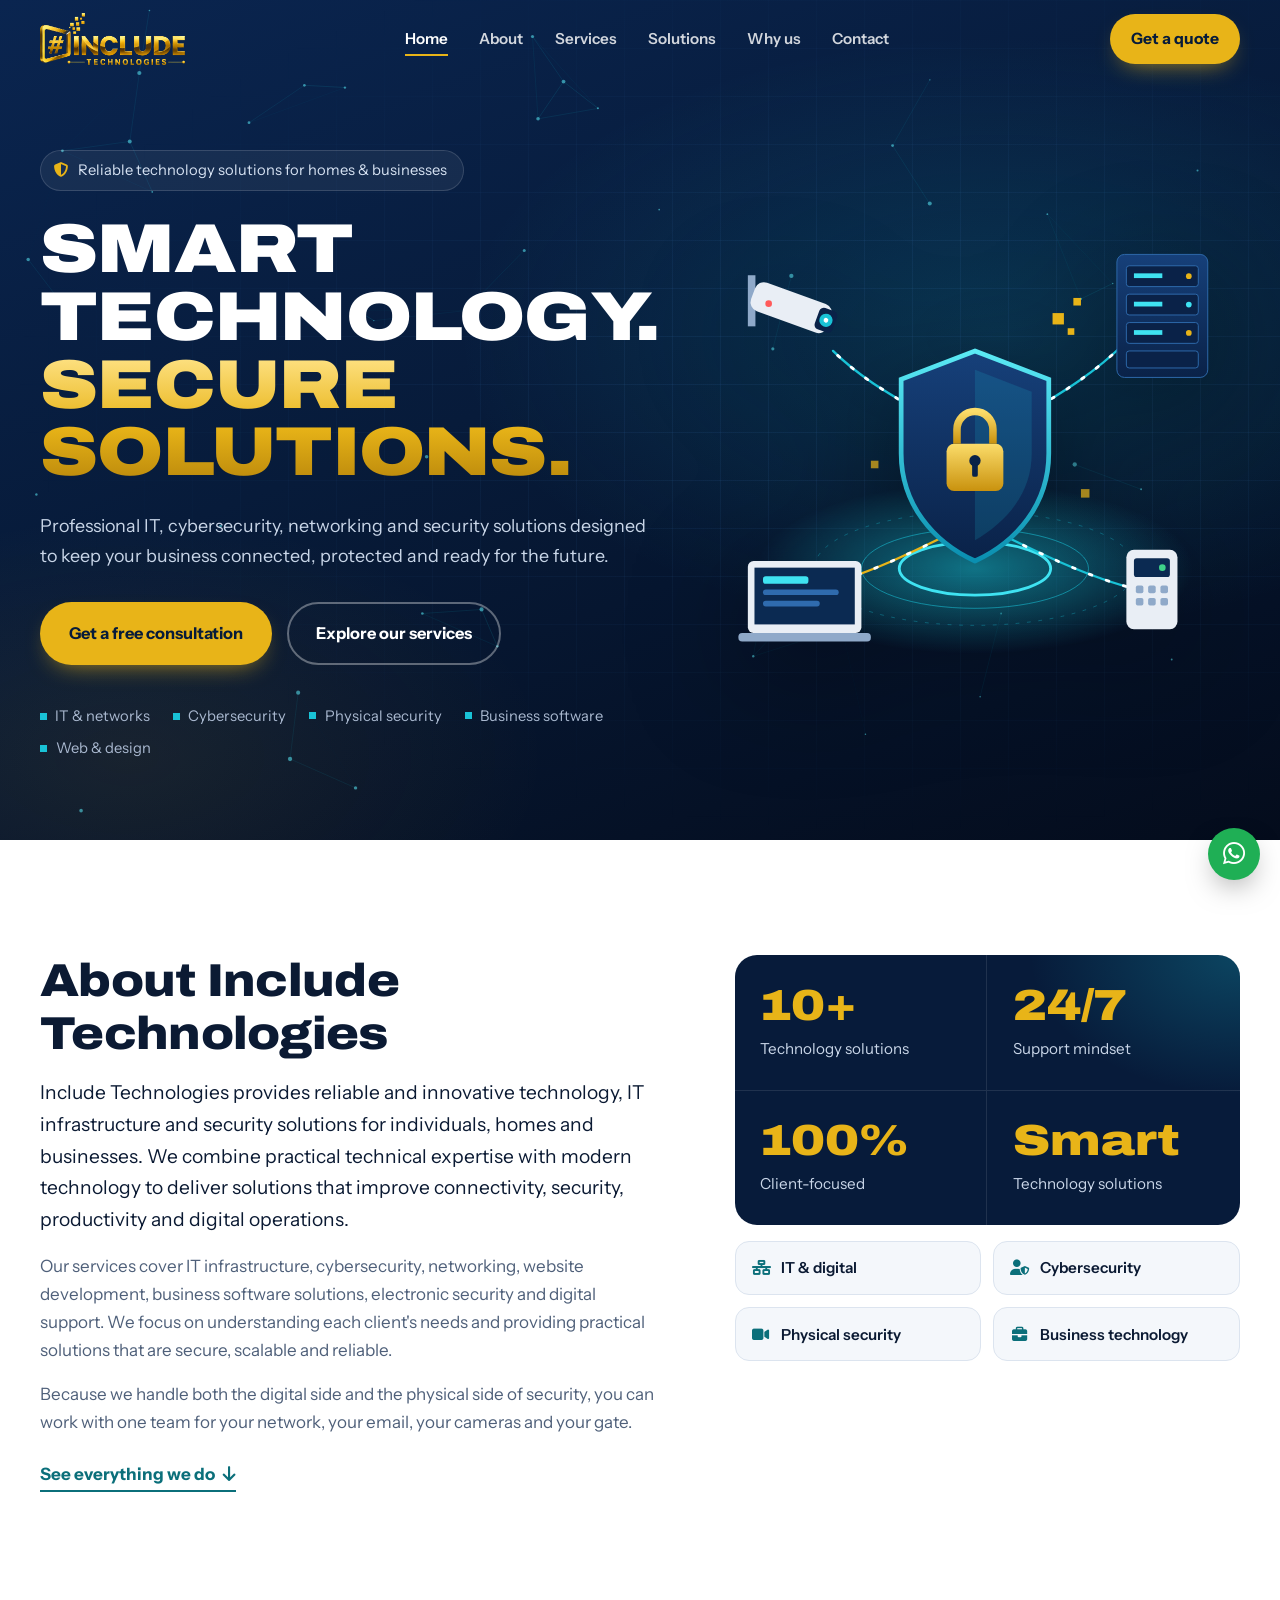
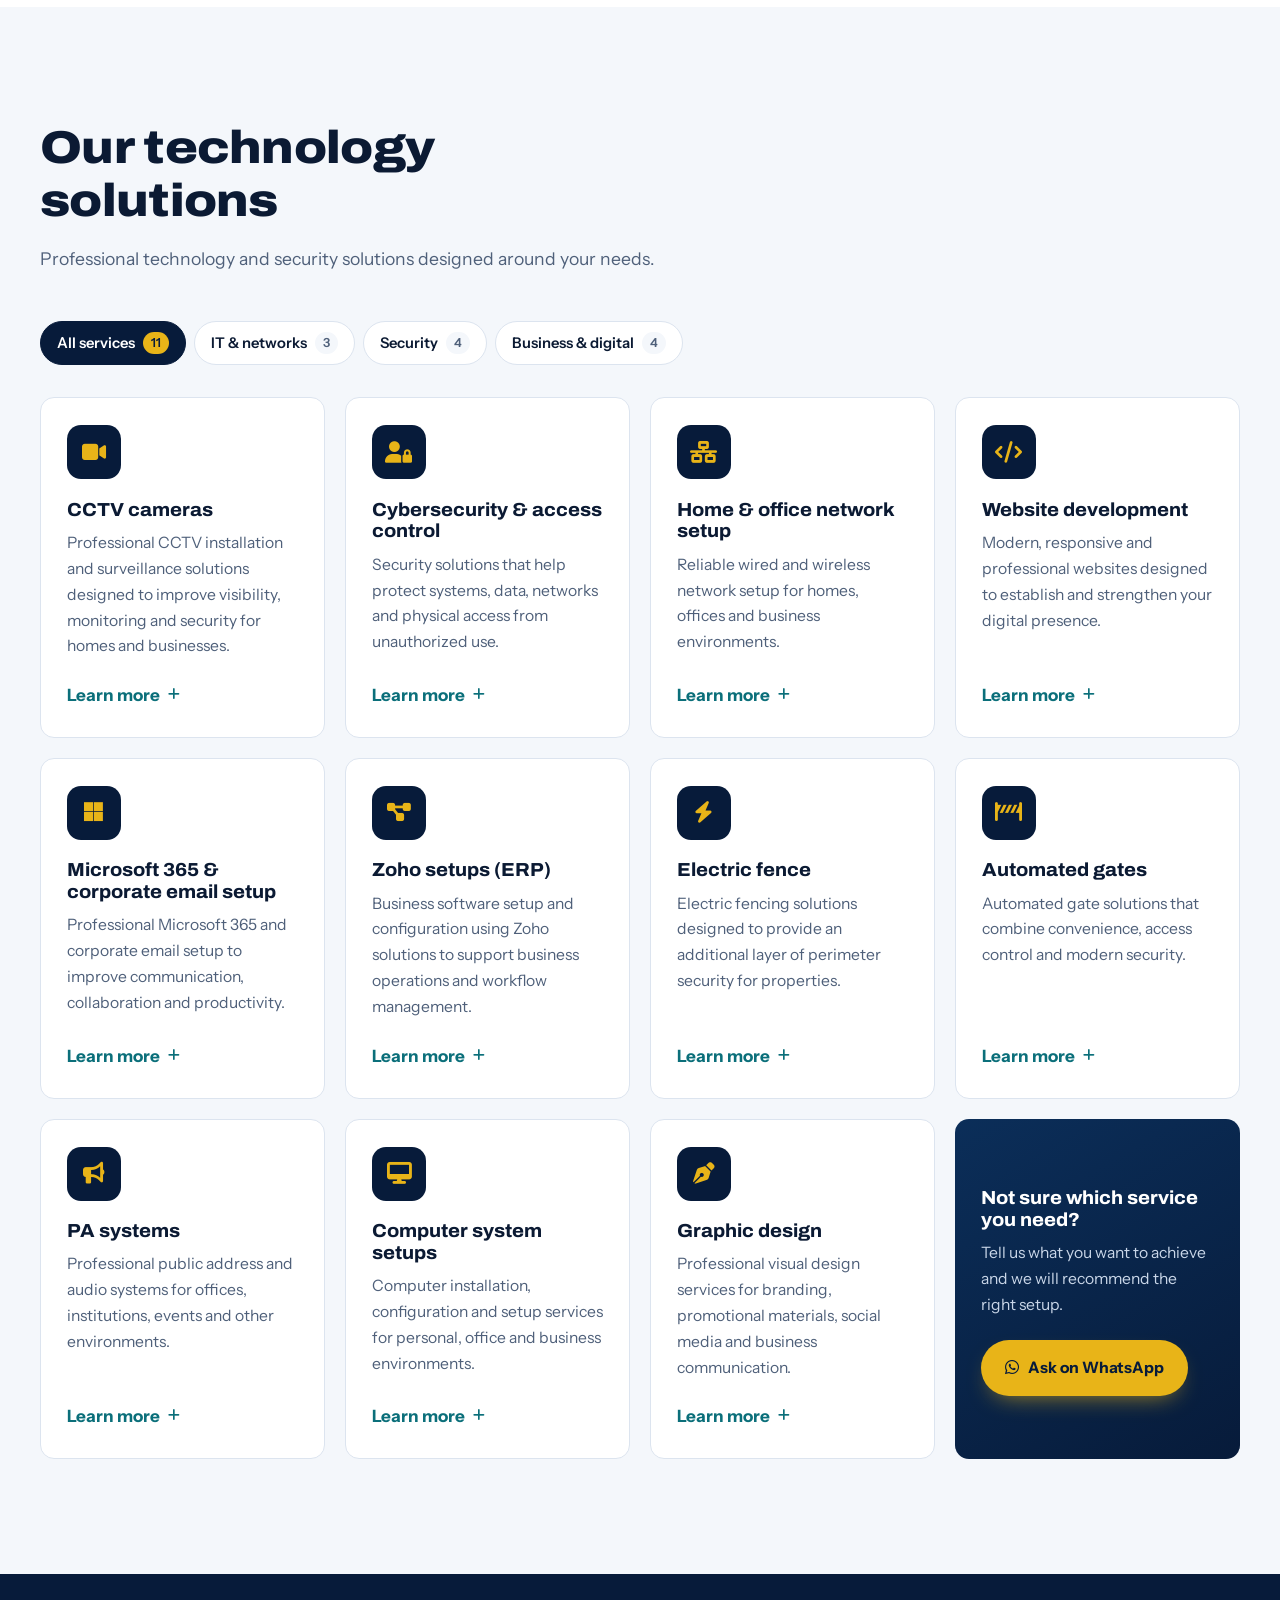
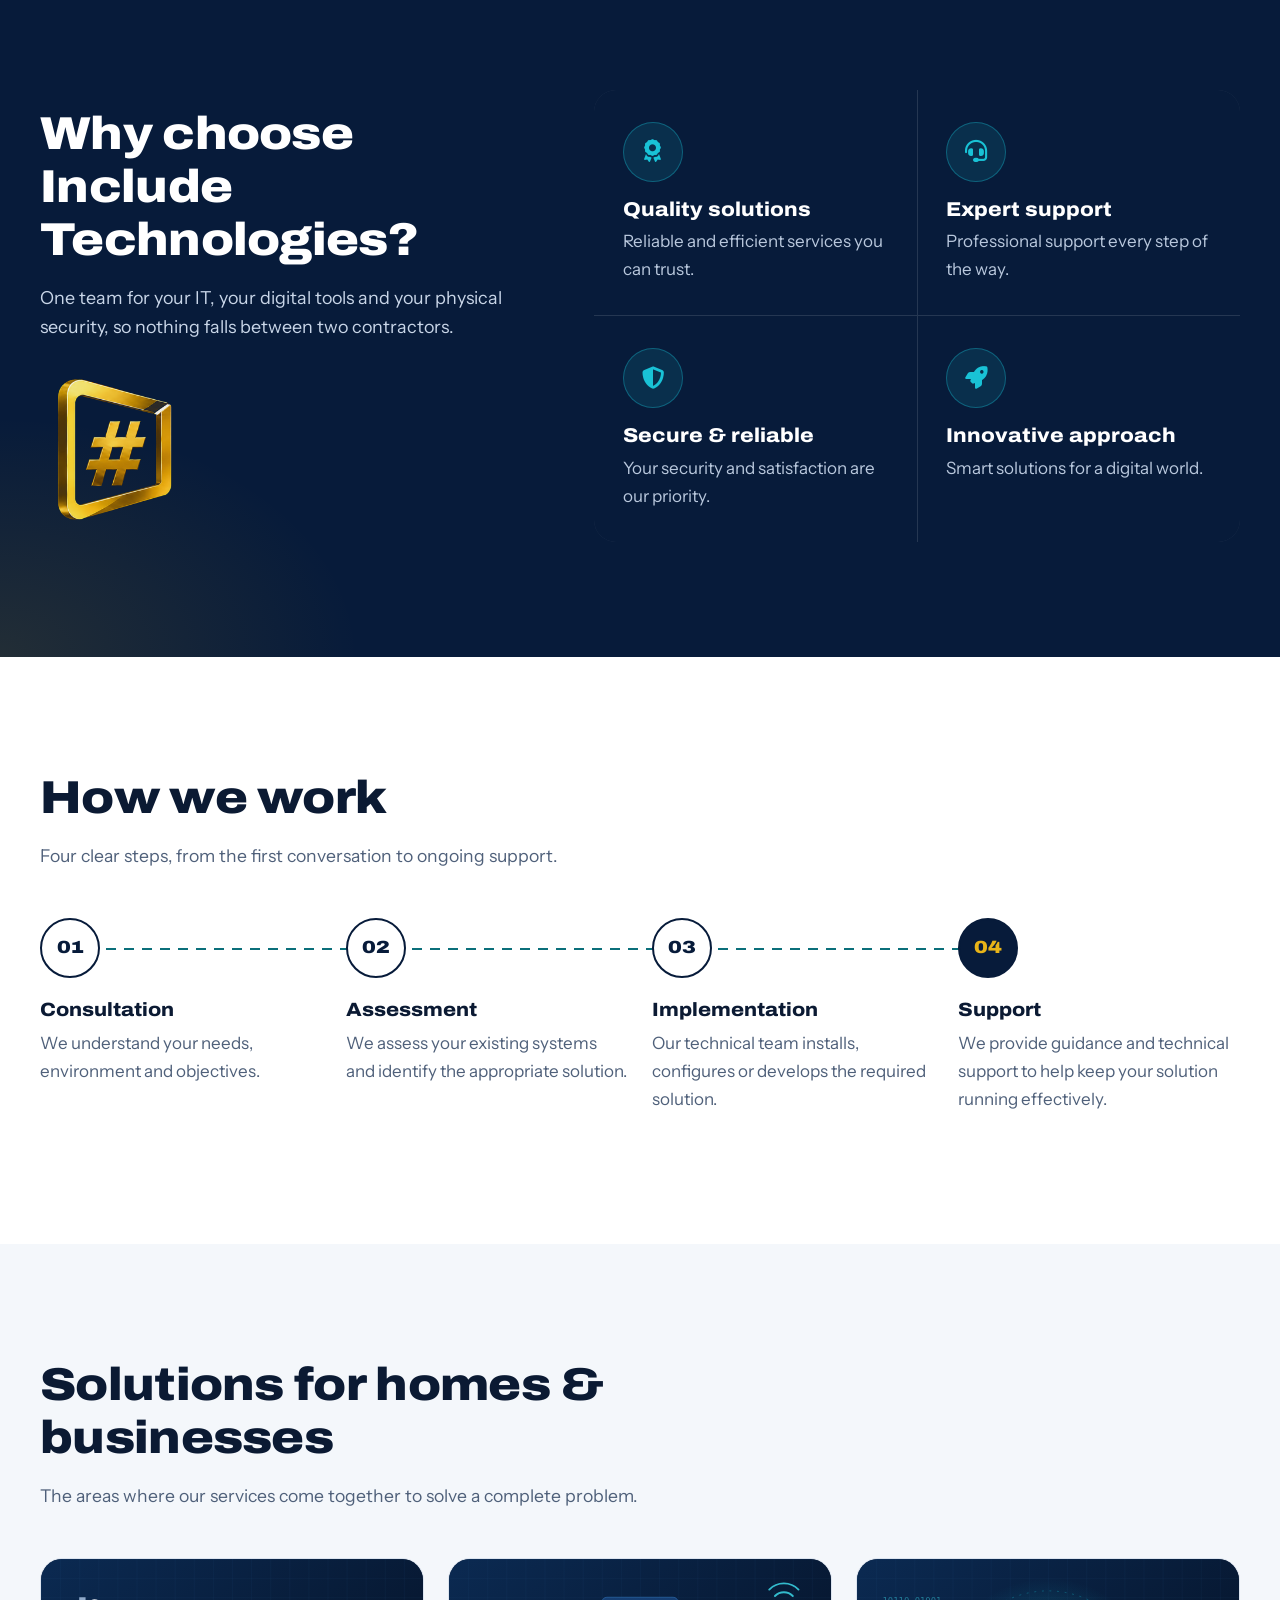
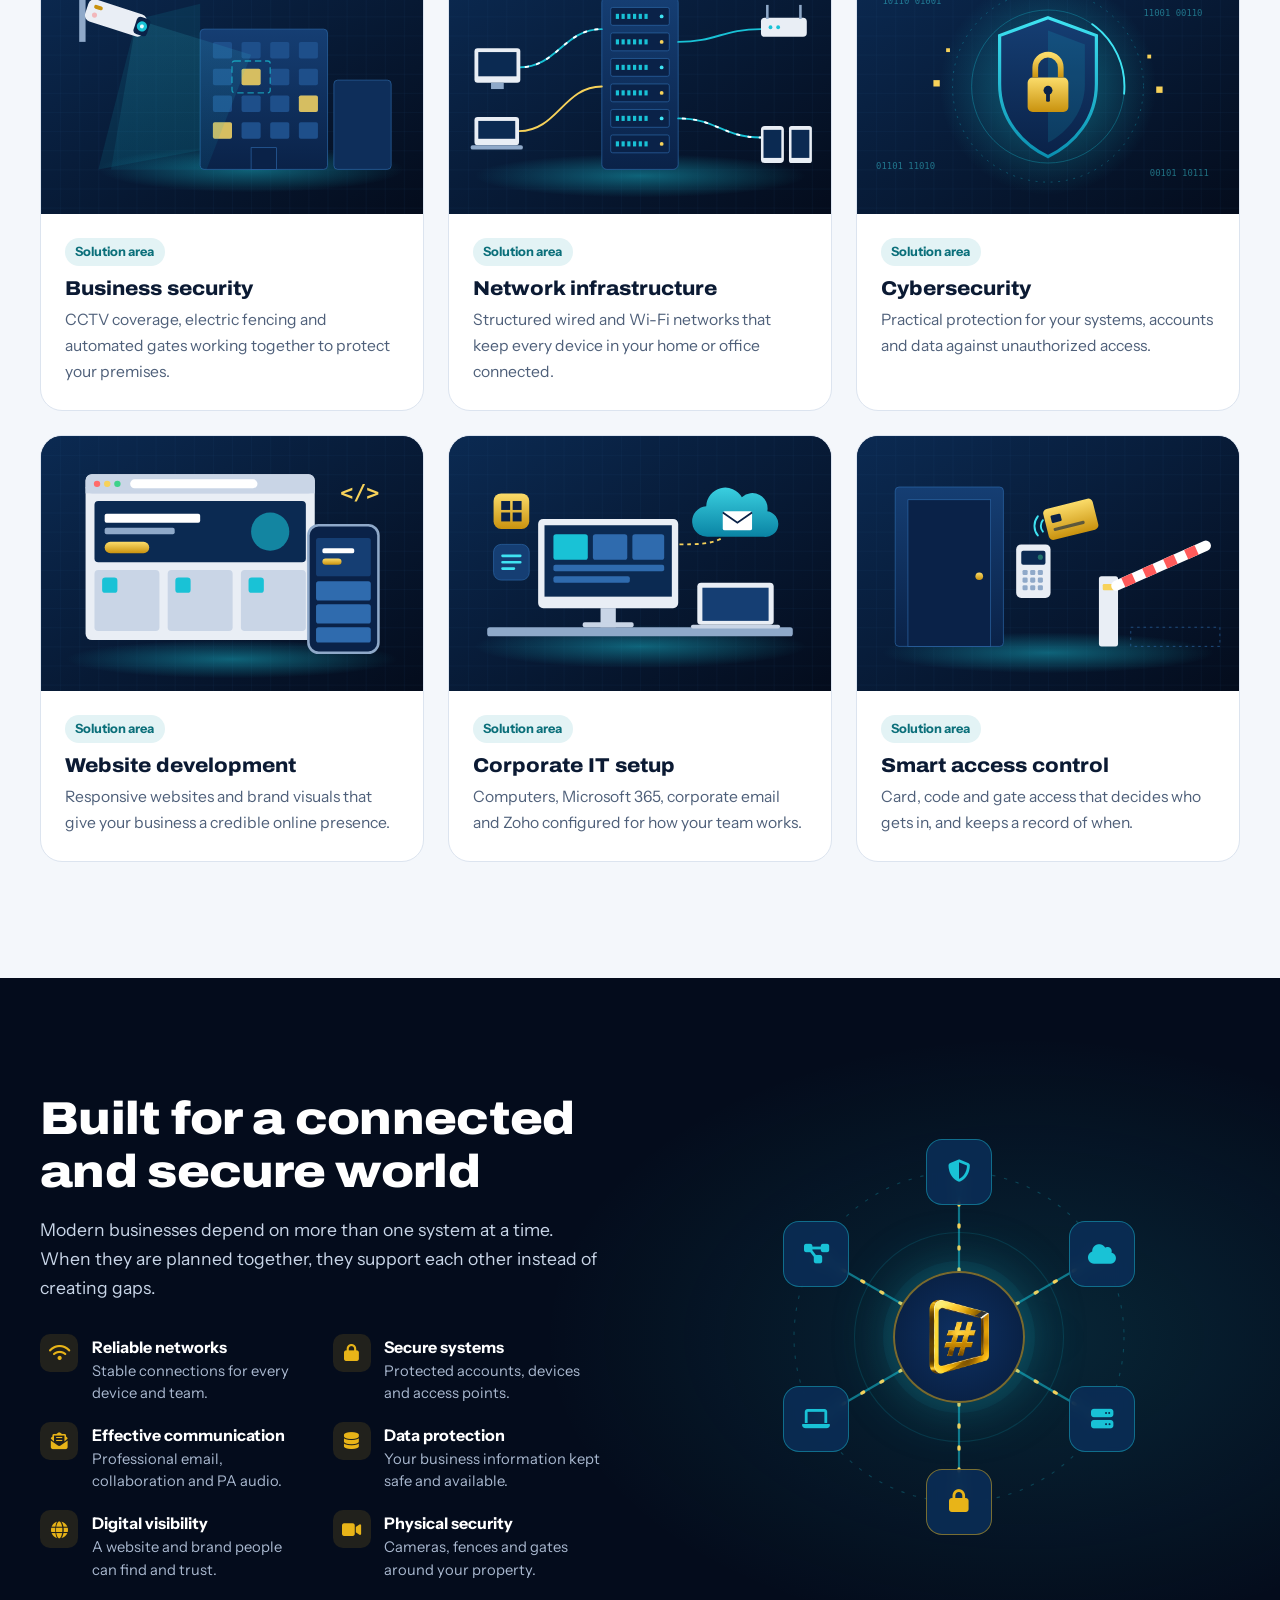
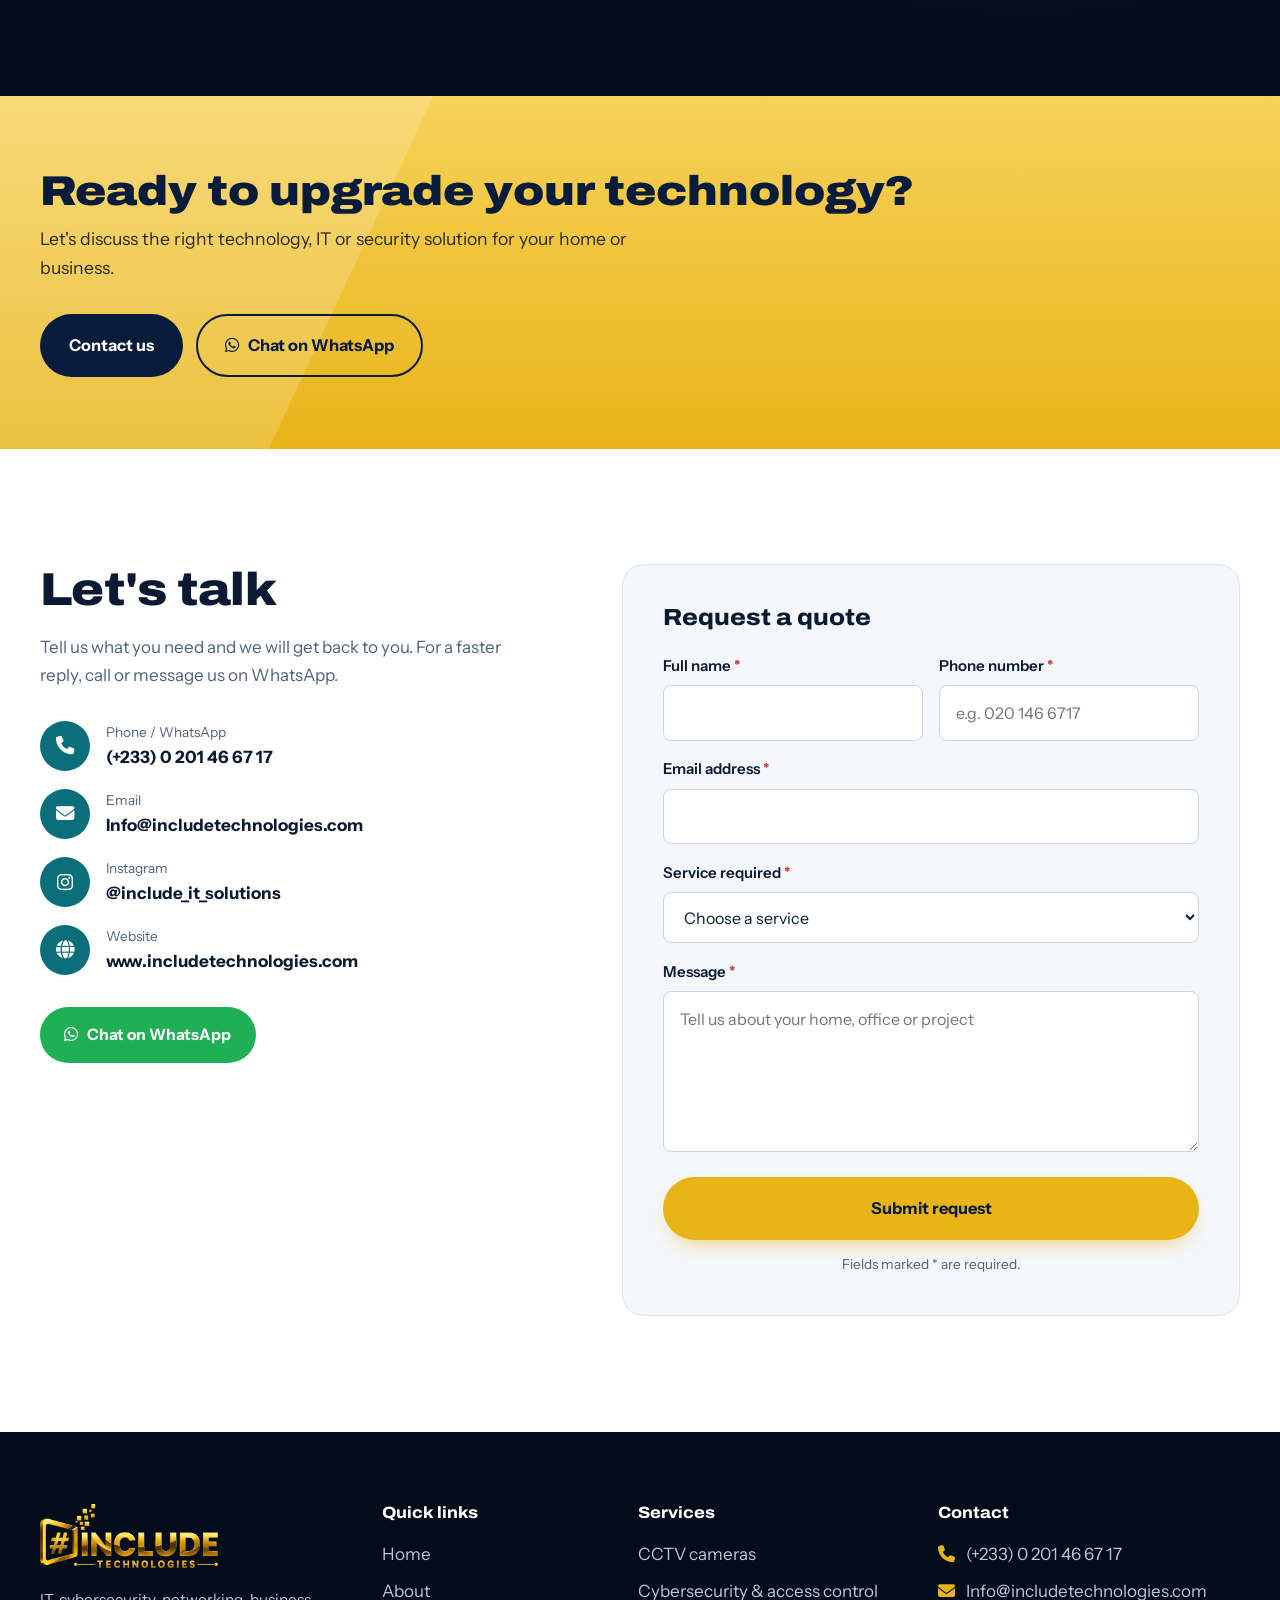
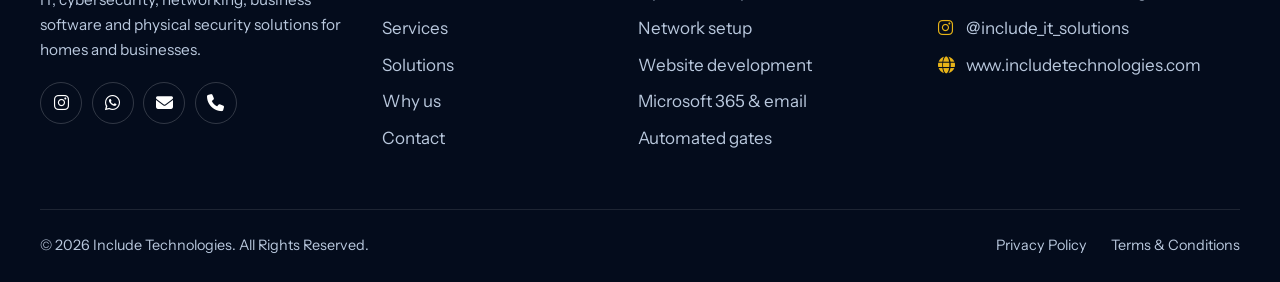
<file: index.html>
<!DOCTYPE html>
<html lang="en">
<head>
  <meta charset="UTF-8">
  <meta name="viewport" content="width=device-width, initial-scale=1">
  <title>Include Technologies | IT, Cybersecurity &amp; Security Solutions</title>
  <meta name="description" content="Include Technologies provides professional IT, cybersecurity, networking, CCTV, access control, website development, Microsoft 365, Zoho, electric fence and technology solutions for homes and businesses.">
  <meta name="keywords" content="Include Technologies, IT solutions Ghana, CCTV installation Ghana, cybersecurity, access control, network setup, website development, Microsoft 365, Zoho ERP, electric fence, automated gates, PA systems, graphic design">
  <meta name="theme-color" content="#071B3A">
  <link rel="canonical" href="https://www.includetechnologies.com/">

  <!-- Open Graph / social sharing -->
  <meta property="og:type" content="website">
  <meta property="og:site_name" content="Include Technologies">
  <meta property="og:title" content="Include Technologies | IT, Cybersecurity &amp; Security Solutions">
  <meta property="og:description" content="Professional IT, cybersecurity, networking and security solutions for homes and businesses.">
  <meta property="og:url" content="https://www.includetechnologies.com/">
  <meta property="og:image" content="https://www.includetechnologies.com/og-image.jpg">
  <meta property="og:image:width" content="1200">
  <meta property="og:image:height" content="630">
  <meta property="og:locale" content="en_GH">
  <meta name="twitter:card" content="summary_large_image">
  <meta name="twitter:title" content="Include Technologies | IT, Cybersecurity &amp; Security Solutions">
  <meta name="twitter:description" content="Professional IT, cybersecurity, networking and security solutions for homes and businesses.">
  <meta name="twitter:image" content="https://www.includetechnologies.com/og-image.jpg">

  <link rel="icon" type="image/png" href="favicon.png">
  <link rel="apple-touch-icon" href="apple-touch-icon.png">

  <link rel="preconnect" href="https://fonts.googleapis.com">
  <link rel="preconnect" href="https://fonts.gstatic.com" crossorigin>
  <link href="https://fonts.googleapis.com/css2?family=Archivo:wdth,wght@62..125,500..900&family=Instrument+Sans:wght@400;500;600;700&display=swap" rel="stylesheet">
  <link rel="stylesheet" href="https://cdnjs.cloudflare.com/ajax/libs/font-awesome/6.5.2/css/all.min.css" referrerpolicy="no-referrer">
  <link rel="stylesheet" href="style.css">

  <!-- Local business structured data -->
  <script type="application/ld+json">
  {
    "@context": "https://schema.org",
    "@type": "LocalBusiness",
    "@id": "https://www.includetechnologies.com/#business",
    "name": "Include Technologies",
    "url": "https://www.includetechnologies.com/",
    "logo": "https://www.includetechnologies.com/logo.png",
    "image": "https://www.includetechnologies.com/og-image.jpg",
    "description": "IT, cybersecurity, networking, CCTV, access control, website development, Microsoft 365, Zoho ERP, electric fence, automated gates, PA systems, computer setup and graphic design services.",
    "telephone": "+233201466717",
    "email": "Info@includetechnologies.com",
    "address": { "@type": "PostalAddress", "addressCountry": "GH" },
    "areaServed": { "@type": "Country", "name": "Ghana" },
    "sameAs": ["https://www.instagram.com/include_it_solutions/"],
    "hasOfferCatalog": {
      "@type": "OfferCatalog",
      "name": "Technology and security services",
      "itemListElement": [
        {"@type": "Offer", "itemOffered": {"@type": "Service", "name": "CCTV Cameras"}},
        {"@type": "Offer", "itemOffered": {"@type": "Service", "name": "Cybersecurity & Access Control"}},
        {"@type": "Offer", "itemOffered": {"@type": "Service", "name": "Home & Office Network Setup"}},
        {"@type": "Offer", "itemOffered": {"@type": "Service", "name": "Website Development"}},
        {"@type": "Offer", "itemOffered": {"@type": "Service", "name": "Microsoft 365 & Corporate Email Setup"}},
        {"@type": "Offer", "itemOffered": {"@type": "Service", "name": "Zoho Setups (ERP)"}},
        {"@type": "Offer", "itemOffered": {"@type": "Service", "name": "Electric Fence"}},
        {"@type": "Offer", "itemOffered": {"@type": "Service", "name": "Automated Gates"}},
        {"@type": "Offer", "itemOffered": {"@type": "Service", "name": "PA Systems"}},
        {"@type": "Offer", "itemOffered": {"@type": "Service", "name": "Computer System Setups"}},
        {"@type": "Offer", "itemOffered": {"@type": "Service", "name": "Graphic Design"}}
      ]
    }
  }
  </script>
</head>
<body>
  <a class="skip-link" href="#main">Skip to content</a>
  <div class="scroll-progress" aria-hidden="true"><span></span></div>

  <!-- ============ HEADER ============ -->
  <header class="site-header" id="top">
    <div class="container nav-wrap">
      <a href="#home" class="brand" aria-label="Include Technologies home">
        <img src="logo.png" alt="Include Technologies" width="560" height="201">
      </a>

      <nav class="main-nav" id="main-nav" aria-label="Main navigation">
        <ul>
          <li><a href="#home" class="nav-link">Home</a></li>
          <li><a href="#about" class="nav-link">About</a></li>
          <li><a href="#services" class="nav-link">Services</a></li>
          <li><a href="#solutions" class="nav-link">Solutions</a></li>
          <li><a href="#why-us" class="nav-link">Why us</a></li>
          <li><a href="#contact" class="nav-link">Contact</a></li>
        </ul>
        <a href="#contact" class="btn btn-gold nav-cta-mobile">Get a quote</a>
      </nav>

      <a href="#contact" class="btn btn-gold nav-cta">Get a quote</a>

      <button class="nav-toggle" type="button" aria-controls="main-nav" aria-expanded="false" aria-label="Open menu">
        <span></span><span></span><span></span>
      </button>
    </div>
  </header>

  <main id="main">
    <!-- ============ HERO ============ -->
    <section class="hero" id="home" aria-labelledby="hero-title">
      <div class="hero-bg" aria-hidden="true">
        <canvas id="hero-particles"></canvas>
      </div>
      <div class="container hero-grid">
        <div class="hero-copy">
          <p class="hero-trust"><i class="fa-solid fa-shield-halved" aria-hidden="true"></i> Reliable technology solutions for homes &amp; businesses</p>
          <h1 id="hero-title" class="hero-title">
            <span class="line">Smart technology.</span>
            <span class="line line-gold">Secure solutions.</span>
          </h1>
          <p class="hero-sub">Professional IT, cybersecurity, networking and security solutions designed to keep your business connected, protected and ready for the future.</p>
          <div class="hero-actions">
            <a href="#contact" class="btn btn-gold btn-lg">Get a free consultation</a>
            <a href="#services" class="btn btn-ghost btn-lg">Explore our services</a>
          </div>
          <ul class="hero-tags" aria-label="Service areas">
            <li>IT &amp; networks</li>
            <li>Cybersecurity</li>
            <li>Physical security</li>
            <li>Business software</li>
            <li>Web &amp; design</li>
          </ul>
        </div>

        <div class="hero-visual" aria-hidden="true">
          <svg viewBox="0 0 560 520" class="hero-svg">
            <defs>
              <linearGradient id="h-panel" x1="0" y1="0" x2="0" y2="1"><stop offset="0" stop-color="#16407A"/><stop offset="1" stop-color="#0A2248"/></linearGradient>
              <linearGradient id="h-cy" x1="0" y1="0" x2="0" y2="1"><stop offset="0" stop-color="#5BEAF5"/><stop offset="1" stop-color="#0A8FB0"/></linearGradient>
              <linearGradient id="h-gold" x1="0" y1="0" x2="0" y2="1"><stop offset="0" stop-color="#FBDC6A"/><stop offset="1" stop-color="#C9920E"/></linearGradient>
              <radialGradient id="h-glow" cx=".5" cy=".5" r=".5"><stop offset="0" stop-color="#19C2D6" stop-opacity=".55"/><stop offset="1" stop-color="#19C2D6" stop-opacity="0"/></radialGradient>
            </defs>

            <!-- platform -->
            <ellipse cx="280" cy="380" rx="230" ry="90" fill="url(#h-glow)"/>
            <g fill="none" stroke="#19C2D6">
              <ellipse cx="280" cy="380" rx="170" ry="60" stroke-opacity=".35" stroke-dasharray="4 8"/>
              <ellipse cx="280" cy="380" rx="120" ry="42" stroke-opacity=".6"/>
              <ellipse cx="280" cy="380" rx="80" ry="28" stroke-width="3" stroke="#3FE3F2" class="pulse-ring"/>
            </g>

            <!-- connection lines -->
            <g class="links" fill="none" stroke-width="2.5" stroke-linecap="round">
              <path d="M280 250 C220 210 170 190 130 150" stroke="#19C2D6"/>
              <path d="M280 250 C340 210 390 190 440 140" stroke="#19C2D6"/>
              <path d="M280 330 C220 360 160 390 110 400" stroke="#E8B418"/>
              <path d="M280 330 C340 360 400 390 452 402" stroke="#19C2D6"/>
            </g>
            <g class="links-flow" fill="none" stroke="#fff" stroke-width="3" stroke-linecap="round" stroke-dasharray="3 16">
              <path d="M280 250 C220 210 170 190 130 150"/>
              <path d="M280 250 C340 210 390 190 440 140"/>
              <path d="M280 330 C220 360 160 390 110 400"/>
              <path d="M280 330 C340 360 400 390 452 402"/>
            </g>

            <!-- shield -->
            <g class="shield">
              <path d="M280 150 L358 180 V258 C358 312 324 352 280 372 C236 352 202 312 202 258 V180 Z" fill="url(#h-panel)" stroke="url(#h-cy)" stroke-width="5"/>
              <path d="M280 170 L340 193 V258 C340 300 314 330 280 350 Z" fill="#19C2D6" opacity=".16"/>
              <rect x="250" y="248" width="60" height="50" rx="8" fill="url(#h-gold)"/>
              <path d="M261 248 v-15 a19 19 0 0 1 38 0 v15" fill="none" stroke="url(#h-gold)" stroke-width="8"/>
              <circle cx="280" cy="266" r="6" fill="#0A2248"/><rect x="277" y="268" width="6" height="15" rx="2" fill="#0A2248"/>
            </g>

            <!-- CCTV camera (top-left) -->
            <g transform="translate(40 70)">
              <rect x="0" y="0" width="8" height="54" fill="#8FA9C9"/>
              <g transform="rotate(20 40 30)">
                <rect x="4" y="16" width="86" height="32" rx="10" fill="#E9EEF5"/>
                <rect x="76" y="20" width="20" height="24" rx="5" fill="#0A2248"/>
                <circle cx="86" cy="32" r="7" fill="#19C2D6"/><circle cx="86" cy="32" r="2.5" fill="#fff"/>
              </g>
              <circle cx="22" cy="30" r="3.5" fill="#FF5A5A" class="blink"/>
            </g>

            <!-- server rack (top-right) -->
            <g transform="translate(430 48)">
              <rect width="96" height="130" rx="8" fill="url(#h-panel)" stroke="#2F6BAE"/>
              <g fill="#0A2248" stroke="#2F6BAE">
                <rect x="10" y="12" width="76" height="22" rx="3"/><rect x="10" y="42" width="76" height="22" rx="3"/>
                <rect x="10" y="72" width="76" height="22" rx="3"/><rect x="10" y="102" width="76" height="18" rx="3"/>
              </g>
              <g fill="#3FE3F2"><rect x="18" y="20" width="30" height="5"/><rect x="18" y="50" width="30" height="5"/><rect x="18" y="80" width="30" height="5"/></g>
              <circle cx="76" cy="23" r="3" fill="#E8B418"/><circle cx="76" cy="53" r="3" fill="#3FE3F2" class="blink"/><circle cx="76" cy="83" r="3" fill="#E8B418"/>
            </g>

            <!-- laptop (bottom-left) -->
            <g transform="translate(30 372)">
              <rect x="10" y="0" width="120" height="76" rx="6" fill="#E9EEF5"/>
              <rect x="17" y="7" width="106" height="60" fill="#0B2A52"/>
              <rect x="26" y="16" width="48" height="8" rx="3" fill="#3FE3F2"/>
              <rect x="26" y="30" width="80" height="6" rx="3" fill="#2F6BAE"/><rect x="26" y="42" width="60" height="6" rx="3" fill="#2F6BAE"/>
              <rect x="0" y="76" width="140" height="9" rx="4" fill="#8FA9C9"/>
            </g>

            <!-- gate / access reader (bottom-right) -->
            <g transform="translate(440 360)">
              <rect x="0" y="0" width="54" height="84" rx="8" fill="#E9EEF5"/>
              <rect x="8" y="9" width="38" height="20" rx="3" fill="#0B2A52"/>
              <g fill="#8FA9C9"><rect x="10" y="38" width="8" height="8" rx="2"/><rect x="23" y="38" width="8" height="8" rx="2"/><rect x="36" y="38" width="8" height="8" rx="2"/><rect x="10" y="51" width="8" height="8" rx="2"/><rect x="23" y="51" width="8" height="8" rx="2"/><rect x="36" y="51" width="8" height="8" rx="2"/></g>
              <circle cx="38" cy="19" r="3.5" fill="#3ED28A"/>
            </g>

            <!-- floating data bits (echo of the logo's pixel squares) -->
            <g fill="#E8B418" class="bits">
              <rect x="362" y="110" width="12" height="12"/><rect x="384" y="94" width="8" height="8"/><rect x="378" y="126" width="7" height="7"/>
              <rect x="170" y="266" width="8" height="8" opacity=".7"/><rect x="392" y="296" width="9" height="9" opacity=".7"/>
            </g>
          </svg>
        </div>
      </div>
    </section>

    <!-- ============ ABOUT ============ -->
    <section class="section about" id="about" aria-labelledby="about-title">
      <div class="container about-grid">
        <div class="about-copy reveal">
          <h2 id="about-title" class="section-title">About Include Technologies</h2>
          <p class="lead">Include Technologies provides reliable and innovative technology, IT infrastructure and security solutions for individuals, homes and businesses. We combine practical technical expertise with modern technology to deliver solutions that improve connectivity, security, productivity and digital operations.</p>
          <p>Our services cover IT infrastructure, cybersecurity, networking, website development, business software solutions, electronic security and digital support. We focus on understanding each client's needs and providing practical solutions that are secure, scalable and reliable.</p>
          <p>Because we handle both the digital side and the physical side of security, you can work with one team for your network, your email, your cameras and your gate.</p>
          <a href="#services" class="text-link">See everything we do <i class="fa-solid fa-arrow-down" aria-hidden="true"></i></a>
        </div>

        <div class="about-facts reveal">
          <dl class="facts">
            <div class="fact"><dt><span class="counter" data-target="10" data-suffix="+">10+</span></dt><dd>Technology solutions</dd></div>
            <div class="fact"><dt>24/7</dt><dd>Support mindset</dd></div>
            <div class="fact"><dt><span class="counter" data-target="100" data-suffix="%">100%</span></dt><dd>Client-focused</dd></div>
            <div class="fact"><dt>Smart</dt><dd>Technology solutions</dd></div>
          </dl>
          <div class="about-pillars">
            <div><i class="fa-solid fa-network-wired" aria-hidden="true"></i><span>IT &amp; digital</span></div>
            <div><i class="fa-solid fa-user-shield" aria-hidden="true"></i><span>Cybersecurity</span></div>
            <div><i class="fa-solid fa-video" aria-hidden="true"></i><span>Physical security</span></div>
            <div><i class="fa-solid fa-briefcase" aria-hidden="true"></i><span>Business technology</span></div>
          </div>
        </div>
      </div>
    </section>

    <!-- ============ SERVICES ============ -->
    <section class="section services" id="services" aria-labelledby="services-title">
      <div class="container">
        <div class="section-head reveal">
          <h2 id="services-title" class="section-title">Our technology solutions</h2>
          <p>Professional technology and security solutions designed around your needs.</p>
        </div>

        <div class="filter-bar" role="group" aria-label="Filter services">
          <button type="button" class="filter-btn is-active" data-filter="all" aria-pressed="true">All services <span>11</span></button>
          <button type="button" class="filter-btn" data-filter="it" aria-pressed="false">IT &amp; networks <span>3</span></button>
          <button type="button" class="filter-btn" data-filter="security" aria-pressed="false">Security <span>4</span></button>
          <button type="button" class="filter-btn" data-filter="business" aria-pressed="false">Business &amp; digital <span>4</span></button>
        </div>

        <div class="service-grid" id="service-grid">
          <!-- Cards are listed in the same order as the company flyer -->
          <article class="service-card" data-cat="security" data-service="cctv">
            <div class="service-icon"><i class="fa-solid fa-video" aria-hidden="true"></i></div>
            <h3>CCTV cameras</h3>
            <p>Professional CCTV installation and surveillance solutions designed to improve visibility, monitoring and security for homes and businesses.</p>
            <button type="button" class="learn-more" data-service="cctv">Learn more <i class="fa-solid fa-plus" aria-hidden="true"></i></button>
          </article>

          <article class="service-card" data-cat="security" data-service="cyber">
            <div class="service-icon"><i class="fa-solid fa-user-lock" aria-hidden="true"></i></div>
            <h3>Cybersecurity &amp; access control</h3>
            <p>Security solutions that help protect systems, data, networks and physical access from unauthorized use.</p>
            <button type="button" class="learn-more" data-service="cyber">Learn more <i class="fa-solid fa-plus" aria-hidden="true"></i></button>
          </article>

          <article class="service-card" data-cat="it" data-service="network">
            <div class="service-icon"><i class="fa-solid fa-network-wired" aria-hidden="true"></i></div>
            <h3>Home &amp; office network setup</h3>
            <p>Reliable wired and wireless network setup for homes, offices and business environments.</p>
            <button type="button" class="learn-more" data-service="network">Learn more <i class="fa-solid fa-plus" aria-hidden="true"></i></button>
          </article>

          <article class="service-card" data-cat="business" data-service="web">
            <div class="service-icon"><i class="fa-solid fa-code" aria-hidden="true"></i></div>
            <h3>Website development</h3>
            <p>Modern, responsive and professional websites designed to establish and strengthen your digital presence.</p>
            <button type="button" class="learn-more" data-service="web">Learn more <i class="fa-solid fa-plus" aria-hidden="true"></i></button>
          </article>

          <article class="service-card" data-cat="business" data-service="m365">
            <div class="service-icon"><i class="fa-brands fa-microsoft" aria-hidden="true"></i></div>
            <h3>Microsoft 365 &amp; corporate email setup</h3>
            <p>Professional Microsoft 365 and corporate email setup to improve communication, collaboration and productivity.</p>
            <button type="button" class="learn-more" data-service="m365">Learn more <i class="fa-solid fa-plus" aria-hidden="true"></i></button>
          </article>

          <article class="service-card" data-cat="business" data-service="zoho">
            <div class="service-icon"><i class="fa-solid fa-diagram-project" aria-hidden="true"></i></div>
            <h3>Zoho setups (ERP)</h3>
            <p>Business software setup and configuration using Zoho solutions to support business operations and workflow management.</p>
            <button type="button" class="learn-more" data-service="zoho">Learn more <i class="fa-solid fa-plus" aria-hidden="true"></i></button>
          </article>

          <article class="service-card" data-cat="security" data-service="fence">
            <div class="service-icon"><i class="fa-solid fa-bolt" aria-hidden="true"></i></div>
            <h3>Electric fence</h3>
            <p>Electric fencing solutions designed to provide an additional layer of perimeter security for properties.</p>
            <button type="button" class="learn-more" data-service="fence">Learn more <i class="fa-solid fa-plus" aria-hidden="true"></i></button>
          </article>

          <article class="service-card" data-cat="security" data-service="gates">
            <div class="service-icon"><i class="fa-solid fa-road-barrier" aria-hidden="true"></i></div>
            <h3>Automated gates</h3>
            <p>Automated gate solutions that combine convenience, access control and modern security.</p>
            <button type="button" class="learn-more" data-service="gates">Learn more <i class="fa-solid fa-plus" aria-hidden="true"></i></button>
          </article>

          <article class="service-card" data-cat="it" data-service="pa">
            <div class="service-icon"><i class="fa-solid fa-bullhorn" aria-hidden="true"></i></div>
            <h3>PA systems</h3>
            <p>Professional public address and audio systems for offices, institutions, events and other environments.</p>
            <button type="button" class="learn-more" data-service="pa">Learn more <i class="fa-solid fa-plus" aria-hidden="true"></i></button>
          </article>

          <article class="service-card" data-cat="it" data-service="computers">
            <div class="service-icon"><i class="fa-solid fa-desktop" aria-hidden="true"></i></div>
            <h3>Computer system setups</h3>
            <p>Computer installation, configuration and setup services for personal, office and business environments.</p>
            <button type="button" class="learn-more" data-service="computers">Learn more <i class="fa-solid fa-plus" aria-hidden="true"></i></button>
          </article>

          <article class="service-card" data-cat="business" data-service="design">
            <div class="service-icon"><i class="fa-solid fa-pen-nib" aria-hidden="true"></i></div>
            <h3>Graphic design</h3>
            <p>Professional visual design services for branding, promotional materials, social media and business communication.</p>
            <button type="button" class="learn-more" data-service="design">Learn more <i class="fa-solid fa-plus" aria-hidden="true"></i></button>
          </article>

          <aside class="service-card service-card--cta">
            <h3>Not sure which service you need?</h3>
            <p>Tell us what you want to achieve and we will recommend the right setup.</p>
            <a href="https://wa.me/233201466717?text=Hello%20Include%20Technologies%2C%20I%20need%20advice%20on%20a%20technology%20solution." class="btn btn-gold" target="_blank" rel="noopener"><i class="fa-brands fa-whatsapp" aria-hidden="true"></i> Ask on WhatsApp</a>
          </aside>
        </div>
      </div>
    </section>

    <!-- Service detail dialog -->
    <dialog class="service-dialog" id="service-dialog" aria-labelledby="dialog-title">
      <div class="dialog-inner">
        <button type="button" class="dialog-close" aria-label="Close"><i class="fa-solid fa-xmark" aria-hidden="true"></i></button>
        <div class="dialog-icon" id="dialog-icon"></div>
        <h3 id="dialog-title"></h3>
        <p id="dialog-desc"></p>
        <h4>What this can include</h4>
        <ul id="dialog-list"></ul>
        <p class="dialog-note">Every job starts with a consultation, so the final scope is agreed with you before any work begins.</p>
        <div class="dialog-actions">
          <button type="button" class="btn btn-gold" id="dialog-request">Request this service</button>
          <a class="btn btn-outline-dark" id="dialog-whatsapp" href="#" target="_blank" rel="noopener"><i class="fa-brands fa-whatsapp" aria-hidden="true"></i> Ask on WhatsApp</a>
        </div>
      </div>
    </dialog>

    <!-- ============ WHY CHOOSE US ============ -->
    <section class="section why" id="why-us" aria-labelledby="why-title">
      <div class="container why-grid">
        <div class="why-intro reveal">
          <h2 id="why-title" class="section-title">Why choose Include Technologies?</h2>
          <p>One team for your IT, your digital tools and your physical security, so nothing falls between two contractors.</p>
          <img src="logo-mark.png" alt="" class="why-mark" width="256" height="256" loading="lazy">
        </div>
        <ul class="why-list">
          <li class="why-item reveal">
            <span class="why-icon"><i class="fa-solid fa-award" aria-hidden="true"></i></span>
            <div><h3>Quality solutions</h3><p>Reliable and efficient services you can trust.</p></div>
          </li>
          <li class="why-item reveal">
            <span class="why-icon"><i class="fa-solid fa-headset" aria-hidden="true"></i></span>
            <div><h3>Expert support</h3><p>Professional support every step of the way.</p></div>
          </li>
          <li class="why-item reveal">
            <span class="why-icon"><i class="fa-solid fa-shield-halved" aria-hidden="true"></i></span>
            <div><h3>Secure &amp; reliable</h3><p>Your security and satisfaction are our priority.</p></div>
          </li>
          <li class="why-item reveal">
            <span class="why-icon"><i class="fa-solid fa-rocket" aria-hidden="true"></i></span>
            <div><h3>Innovative approach</h3><p>Smart solutions for a digital world.</p></div>
          </li>
        </ul>
      </div>
    </section>

    <!-- ============ PROCESS ============ -->
    <section class="section process" id="process" aria-labelledby="process-title">
      <div class="container">
        <div class="section-head reveal">
          <h2 id="process-title" class="section-title">How we work</h2>
          <p>Four clear steps, from the first conversation to ongoing support.</p>
        </div>
        <ol class="timeline">
          <li class="step reveal">
            <span class="step-num">01</span>
            <h3>Consultation</h3>
            <p>We understand your needs, environment and objectives.</p>
          </li>
          <li class="step reveal">
            <span class="step-num">02</span>
            <h3>Assessment</h3>
            <p>We assess your existing systems and identify the appropriate solution.</p>
          </li>
          <li class="step reveal">
            <span class="step-num">03</span>
            <h3>Implementation</h3>
            <p>Our technical team installs, configures or develops the required solution.</p>
          </li>
          <li class="step reveal">
            <span class="step-num">04</span>
            <h3>Support</h3>
            <p>We provide guidance and technical support to help keep your solution running effectively.</p>
          </li>
        </ol>
      </div>
    </section>

    <!-- ============ SOLUTIONS ============ -->
    <section class="section solutions" id="solutions" aria-labelledby="solutions-title">
      <div class="container">
        <div class="section-head reveal">
          <h2 id="solutions-title" class="section-title">Solutions for homes &amp; businesses</h2>
          <p>The areas where our services come together to solve a complete problem.</p>
        </div>
        <div class="solution-grid">
          <article class="solution-card reveal">
            <figure><img src="business-security.svg" alt="Illustration of a CCTV camera monitoring a business building" loading="lazy" width="600" height="400"></figure>
            <div class="solution-body">
              <span class="solution-tag">Solution area</span>
              <h3>Business security</h3>
              <p>CCTV coverage, electric fencing and automated gates working together to protect your premises.</p>
            </div>
          </article>
          <article class="solution-card reveal">
            <figure><img src="network-infrastructure.svg" alt="Illustration of a server rack connected to computers, a router and phones" loading="lazy" width="600" height="400"></figure>
            <div class="solution-body">
              <span class="solution-tag">Solution area</span>
              <h3>Network infrastructure</h3>
              <p>Structured wired and Wi-Fi networks that keep every device in your home or office connected.</p>
            </div>
          </article>
          <article class="solution-card reveal">
            <figure><img src="cybersecurity.svg" alt="Illustration of a shield and padlock protecting data" loading="lazy" width="600" height="400"></figure>
            <div class="solution-body">
              <span class="solution-tag">Solution area</span>
              <h3>Cybersecurity</h3>
              <p>Practical protection for your systems, accounts and data against unauthorized access.</p>
            </div>
          </article>
          <article class="solution-card reveal">
            <figure><img src="website-development.svg" alt="Illustration of a responsive website on a browser and a phone" loading="lazy" width="600" height="400"></figure>
            <div class="solution-body">
              <span class="solution-tag">Solution area</span>
              <h3>Website development</h3>
              <p>Responsive websites and brand visuals that give your business a credible online presence.</p>
            </div>
          </article>
          <article class="solution-card reveal">
            <figure><img src="corporate-it.svg" alt="Illustration of an office workstation with cloud email" loading="lazy" width="600" height="400"></figure>
            <div class="solution-body">
              <span class="solution-tag">Solution area</span>
              <h3>Corporate IT setup</h3>
              <p>Computers, Microsoft 365, corporate email and Zoho configured for how your team works.</p>
            </div>
          </article>
          <article class="solution-card reveal">
            <figure><img src="access-control.svg" alt="Illustration of a card reader, access card and gate barrier" loading="lazy" width="600" height="400"></figure>
            <div class="solution-body">
              <span class="solution-tag">Solution area</span>
              <h3>Smart access control</h3>
              <p>Card, code and gate access that decides who gets in, and keeps a record of when.</p>
            </div>
          </article>
        </div>
      </div>
    </section>

    <!-- ============ TECHNOLOGY & SECURITY ============ -->
    <section class="section tech" id="technology" aria-labelledby="tech-title">
      <div class="container tech-grid">
        <div class="tech-copy reveal">
          <h2 id="tech-title" class="section-title">Built for a connected and secure world</h2>
          <p>Modern businesses depend on more than one system at a time. When they are planned together, they support each other instead of creating gaps.</p>
          <ul class="needs">
            <li><i class="fa-solid fa-wifi" aria-hidden="true"></i><div><strong>Reliable networks</strong><span>Stable connections for every device and team.</span></div></li>
            <li><i class="fa-solid fa-lock" aria-hidden="true"></i><div><strong>Secure systems</strong><span>Protected accounts, devices and access points.</span></div></li>
            <li><i class="fa-solid fa-envelope-open-text" aria-hidden="true"></i><div><strong>Effective communication</strong><span>Professional email, collaboration and PA audio.</span></div></li>
            <li><i class="fa-solid fa-database" aria-hidden="true"></i><div><strong>Data protection</strong><span>Your business information kept safe and available.</span></div></li>
            <li><i class="fa-solid fa-globe" aria-hidden="true"></i><div><strong>Digital visibility</strong><span>A website and brand people can find and trust.</span></div></li>
            <li><i class="fa-solid fa-video" aria-hidden="true"></i><div><strong>Physical security</strong><span>Cameras, fences and gates around your property.</span></div></li>
          </ul>
        </div>

        <div class="hub reveal" aria-hidden="true">
          <svg class="hub-lines" viewBox="0 0 400 400">
            <circle cx="200" cy="200" r="150" fill="none" stroke="#19C2D6" stroke-opacity=".25" stroke-dasharray="3 8"/>
            <circle cx="200" cy="200" r="95" fill="none" stroke="#19C2D6" stroke-opacity=".15"/>
            <g stroke="#19C2D6" stroke-width="2" stroke-opacity=".55">
              <line x1="200" y1="200" x2="200" y2="50"/><line x1="200" y1="200" x2="330" y2="125"/>
              <line x1="200" y1="200" x2="330" y2="275"/><line x1="200" y1="200" x2="200" y2="350"/>
              <line x1="200" y1="200" x2="70" y2="275"/><line x1="200" y1="200" x2="70" y2="125"/>
            </g>
            <g class="hub-flow" stroke="#F7D25A" stroke-width="3" stroke-linecap="round" stroke-dasharray="2 18">
              <line x1="200" y1="200" x2="200" y2="50"/><line x1="200" y1="200" x2="330" y2="125"/>
              <line x1="200" y1="200" x2="330" y2="275"/><line x1="200" y1="200" x2="200" y2="350"/>
              <line x1="200" y1="200" x2="70" y2="275"/><line x1="200" y1="200" x2="70" y2="125"/>
            </g>
          </svg>
          <div class="hub-center"><img src="logo-mark.png" alt="" width="256" height="256" loading="lazy"></div>
          <span class="hub-node n1"><i class="fa-solid fa-shield-halved"></i></span>
          <span class="hub-node n2"><i class="fa-solid fa-cloud"></i></span>
          <span class="hub-node n3"><i class="fa-solid fa-server"></i></span>
          <span class="hub-node n4"><i class="fa-solid fa-lock"></i></span>
          <span class="hub-node n5"><i class="fa-solid fa-laptop"></i></span>
          <span class="hub-node n6"><i class="fa-solid fa-diagram-project"></i></span>
        </div>
      </div>
    </section>

    <!-- ============ CTA ============ -->
    <section class="cta" aria-labelledby="cta-title">
      <div class="container cta-inner">
        <div>
          <h2 id="cta-title">Ready to upgrade your technology?</h2>
          <p>Let's discuss the right technology, IT or security solution for your home or business.</p>
        </div>
        <div class="cta-actions">
          <a href="#contact" class="btn btn-navy btn-lg">Contact us</a>
          <a href="https://wa.me/233201466717?text=Hello%20Include%20Technologies%2C%20I%27d%20like%20to%20discuss%20a%20technology%20solution." class="btn btn-outline-dark btn-lg" target="_blank" rel="noopener"><i class="fa-brands fa-whatsapp" aria-hidden="true"></i> Chat on WhatsApp</a>
        </div>
      </div>
    </section>

    <!-- ============ CONTACT ============ -->
    <section class="section contact" id="contact" aria-labelledby="contact-title">
      <div class="container contact-grid">
        <div class="contact-info reveal">
          <h2 id="contact-title" class="section-title">Let's talk</h2>
          <p>Tell us what you need and we will get back to you. For a faster reply, call or message us on WhatsApp.</p>
          <ul class="contact-list">
            <li>
              <span class="c-icon"><i class="fa-solid fa-phone" aria-hidden="true"></i></span>
              <div><span class="c-label">Phone / WhatsApp</span><a href="tel:+233201466717">(+233) 0 201 46 67 17</a></div>
            </li>
            <li>
              <span class="c-icon"><i class="fa-solid fa-envelope" aria-hidden="true"></i></span>
              <div><span class="c-label">Email</span><a href="mailto:Info@includetechnologies.com">Info@includetechnologies.com</a></div>
            </li>
            <li>
              <span class="c-icon"><i class="fa-brands fa-instagram" aria-hidden="true"></i></span>
              <div><span class="c-label">Instagram</span><a href="https://www.instagram.com/include_it_solutions/" target="_blank" rel="noopener">@include_it_solutions</a></div>
            </li>
            <li>
              <span class="c-icon"><i class="fa-solid fa-globe" aria-hidden="true"></i></span>
              <div><span class="c-label">Website</span><a href="https://www.includetechnologies.com">www.includetechnologies.com</a></div>
            </li>
          </ul>
          <a href="https://wa.me/233201466717" class="btn btn-whatsapp" target="_blank" rel="noopener"><i class="fa-brands fa-whatsapp" aria-hidden="true"></i> Chat on WhatsApp</a>
        </div>

        <!--
          The form works without a server: after validation it lets the visitor send the
          request through WhatsApp or their email app. To send straight to an inbox instead,
          set data-endpoint to a form service URL (e.g. Formspree) — see README.md.
        -->
        <form class="contact-form reveal" id="contact-form" novalidate data-endpoint="">
          <h3>Request a quote</h3>
          <div class="field-row">
            <div class="field">
              <label for="name">Full name <span aria-hidden="true">*</span></label>
              <input type="text" id="name" name="name" autocomplete="name" required>
              <p class="field-error" id="name-error"></p>
            </div>
            <div class="field">
              <label for="phone">Phone number <span aria-hidden="true">*</span></label>
              <input type="tel" id="phone" name="phone" autocomplete="tel" placeholder="e.g. 020 146 6717" required>
              <p class="field-error" id="phone-error"></p>
            </div>
          </div>
          <div class="field">
            <label for="email">Email address <span aria-hidden="true">*</span></label>
            <input type="email" id="email" name="email" autocomplete="email" required>
            <p class="field-error" id="email-error"></p>
          </div>
          <div class="field">
            <label for="service">Service required <span aria-hidden="true">*</span></label>
            <select id="service" name="service" required>
              <option value="">Choose a service</option>
              <option>CCTV Cameras</option>
              <option>Cybersecurity &amp; Access Control</option>
              <option>Network Setup</option>
              <option>Website Development</option>
              <option>Microsoft 365 &amp; Corporate Email</option>
              <option>Zoho Setup</option>
              <option>Electric Fence</option>
              <option>Automated Gates</option>
              <option>PA Systems</option>
              <option>Computer System Setup</option>
              <option>Graphic Design</option>
              <option>Other</option>
            </select>
            <p class="field-error" id="service-error"></p>
          </div>
          <div class="field">
            <label for="message">Message <span aria-hidden="true">*</span></label>
            <textarea id="message" name="message" rows="5" placeholder="Tell us about your home, office or project" required></textarea>
            <p class="field-error" id="message-error"></p>
          </div>
          <button type="submit" class="btn btn-gold btn-lg btn-block">Submit request</button>
          <p class="form-hint">Fields marked * are required.</p>

          <div class="form-result" id="form-result" role="status" aria-live="polite" tabindex="-1"></div>
        </form>
      </div>
    </section>
  </main>

  <!-- ============ FOOTER ============ -->
  <footer class="site-footer">
    <div class="container footer-grid">
      <div class="footer-brand">
        <img src="logo.png" alt="Include Technologies" width="560" height="201" loading="lazy">
        <p>IT, cybersecurity, networking, business software and physical security solutions for homes and businesses.</p>
        <div class="socials">
          <a href="https://www.instagram.com/include_it_solutions/" target="_blank" rel="noopener" aria-label="Instagram"><i class="fa-brands fa-instagram"></i></a>
          <a href="https://wa.me/233201466717" target="_blank" rel="noopener" aria-label="WhatsApp"><i class="fa-brands fa-whatsapp"></i></a>
          <a href="mailto:Info@includetechnologies.com" aria-label="Email"><i class="fa-solid fa-envelope"></i></a>
          <a href="tel:+233201466717" aria-label="Call"><i class="fa-solid fa-phone"></i></a>
        </div>
      </div>
      <div>
        <h3>Quick links</h3>
        <ul>
          <li><a href="#home">Home</a></li>
          <li><a href="#about">About</a></li>
          <li><a href="#services">Services</a></li>
          <li><a href="#solutions">Solutions</a></li>
          <li><a href="#why-us">Why us</a></li>
          <li><a href="#contact">Contact</a></li>
        </ul>
      </div>
      <div>
        <h3>Services</h3>
        <ul>
          <li><a href="#services" data-open-service="cctv">CCTV cameras</a></li>
          <li><a href="#services" data-open-service="cyber">Cybersecurity &amp; access control</a></li>
          <li><a href="#services" data-open-service="network">Network setup</a></li>
          <li><a href="#services" data-open-service="web">Website development</a></li>
          <li><a href="#services" data-open-service="m365">Microsoft 365 &amp; email</a></li>
          <li><a href="#services" data-open-service="gates">Automated gates</a></li>
        </ul>
      </div>
      <div>
        <h3>Contact</h3>
        <ul class="footer-contact">
          <li><i class="fa-solid fa-phone" aria-hidden="true"></i><a href="tel:+233201466717">(+233) 0 201 46 67 17</a></li>
          <li><i class="fa-solid fa-envelope" aria-hidden="true"></i><a href="mailto:Info@includetechnologies.com">Info@includetechnologies.com</a></li>
          <li><i class="fa-brands fa-instagram" aria-hidden="true"></i><a href="https://www.instagram.com/include_it_solutions/" target="_blank" rel="noopener">@include_it_solutions</a></li>
          <li><i class="fa-solid fa-globe" aria-hidden="true"></i><a href="https://www.includetechnologies.com">www.includetechnologies.com</a></li>
        </ul>
      </div>
    </div>
    <div class="container footer-bottom">
      <p>&copy; <span id="year">2026</span> Include Technologies. All Rights Reserved.</p>
      <p><a href="privacy.html">Privacy Policy</a><a href="terms.html">Terms &amp; Conditions</a></p>
    </div>
  </footer>

  <a href="https://wa.me/233201466717" class="wa-float" target="_blank" rel="noopener" aria-label="Chat with us on WhatsApp"><i class="fa-brands fa-whatsapp"></i></a>
  <button type="button" class="back-to-top" aria-label="Back to top"><i class="fa-solid fa-arrow-up" aria-hidden="true"></i></button>

  <script src="script.js" defer></script>
</body>
</html>
</file>
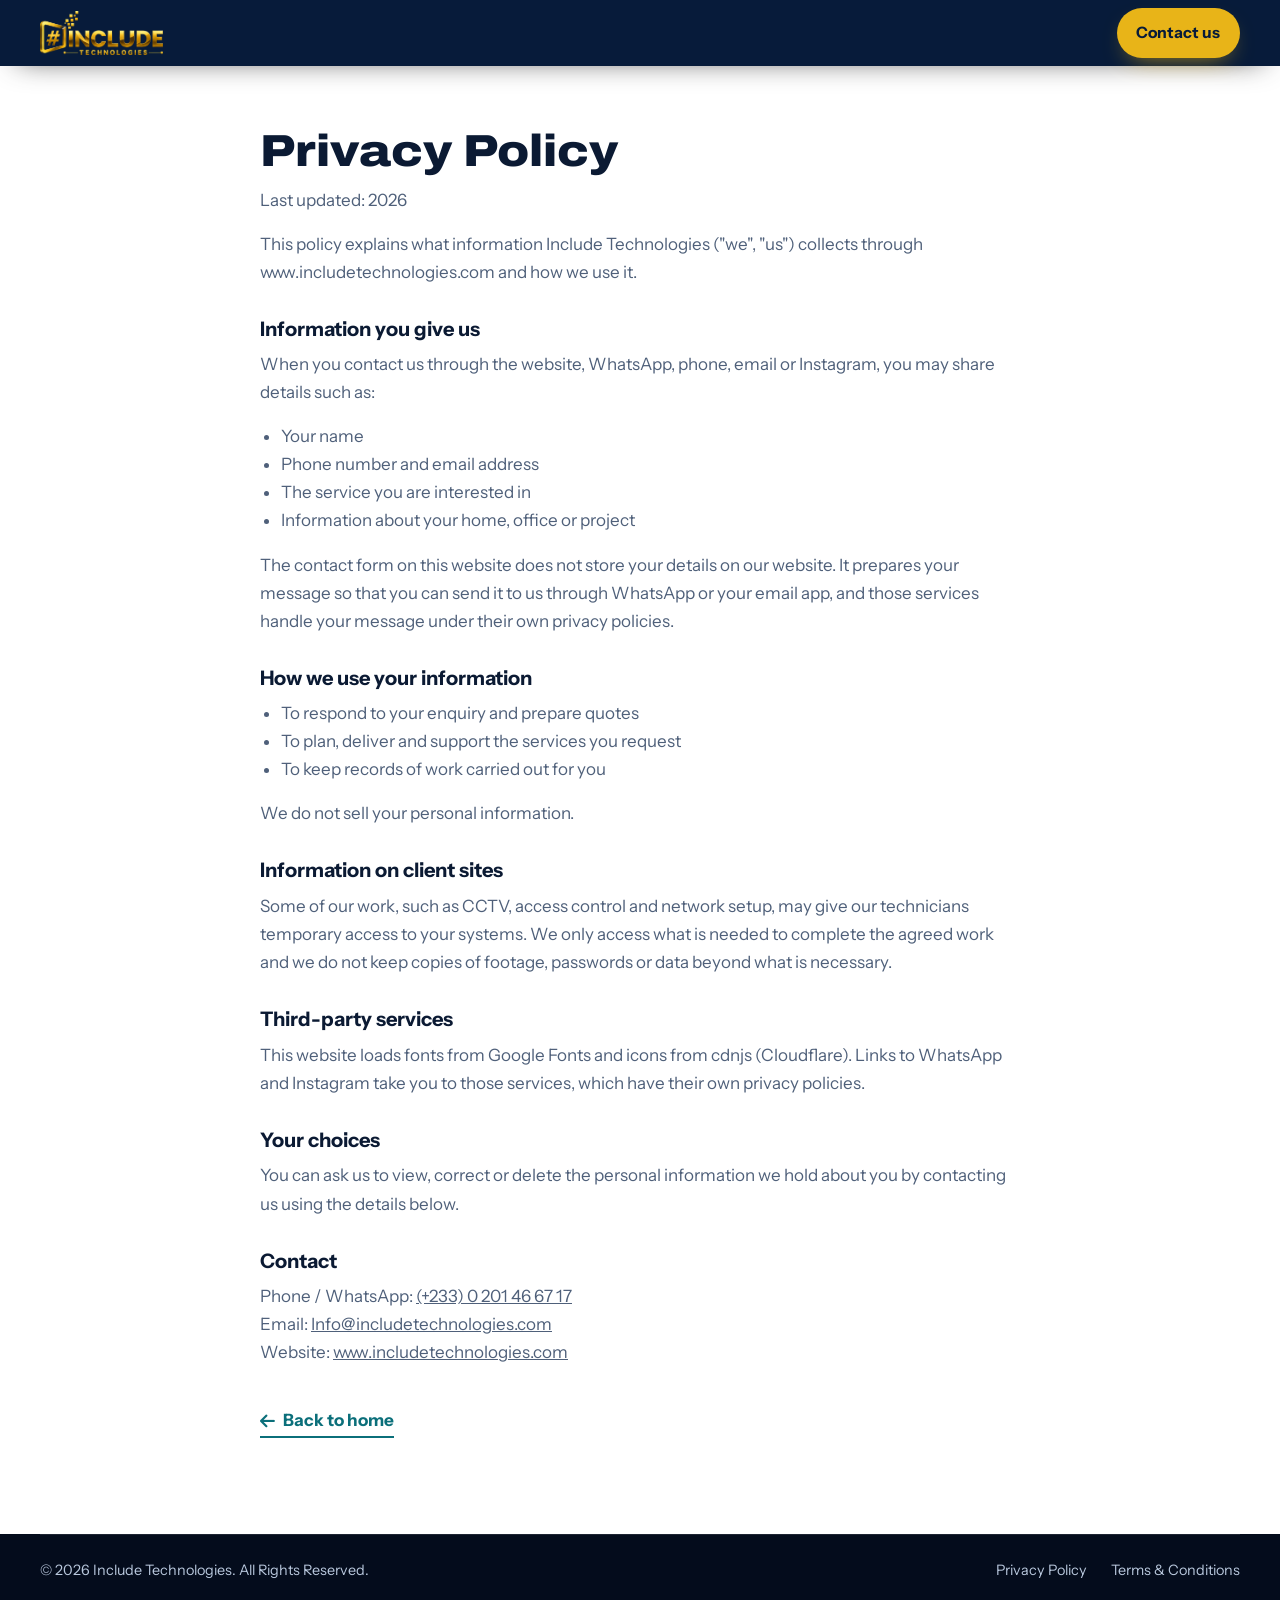
<file: privacy.html>
<!DOCTYPE html>
<html lang="en">
<head>
  <meta charset="UTF-8">
  <meta name="viewport" content="width=device-width, initial-scale=1">
  <title>Privacy Policy | Include Technologies</title>
  <meta name="description" content="How Include Technologies collects and uses the information you share with us.">
  <link rel="canonical" href="https://www.includetechnologies.com/privacy.html">
  <link rel="icon" type="image/png" href="favicon.png">
  <link rel="preconnect" href="https://fonts.googleapis.com">
  <link rel="preconnect" href="https://fonts.gstatic.com" crossorigin>
  <link href="https://fonts.googleapis.com/css2?family=Archivo:wdth,wght@62..125,500..900&family=Instrument+Sans:wght@400;500;600;700&display=swap" rel="stylesheet">
  <link rel="stylesheet" href="https://cdnjs.cloudflare.com/ajax/libs/font-awesome/6.5.2/css/all.min.css" referrerpolicy="no-referrer">
  <link rel="stylesheet" href="style.css">
</head>
<body>
  <header class="site-header is-solid is-scrolled">
    <div class="container nav-wrap">
      <a href="index.html" class="brand" aria-label="Include Technologies home"><img src="logo.png" alt="Include Technologies" width="560" height="201"></a>
      <a href="index.html#contact" class="btn btn-gold" style="padding:.6rem 1.1rem">Contact us</a>
    </div>
  </header>
  <main class="legal-page">
    <div class="container">
      <h1>Privacy Policy</h1>
      <p>Last updated: 2026</p>
      <p>This policy explains what information Include Technologies ("we", "us") collects through www.includetechnologies.com and how we use it.</p>
      <h2>Information you give us</h2>
      <p>When you contact us through the website, WhatsApp, phone, email or Instagram, you may share details such as:</p>
      <ul><li>Your name</li><li>Phone number and email address</li><li>The service you are interested in</li><li>Information about your home, office or project</li></ul>
      <p>The contact form on this website does not store your details on our website. It prepares your message so that you can send it to us through WhatsApp or your email app, and those services handle your message under their own privacy policies.</p>
      <h2>How we use your information</h2>
      <ul><li>To respond to your enquiry and prepare quotes</li><li>To plan, deliver and support the services you request</li><li>To keep records of work carried out for you</li></ul>
      <p>We do not sell your personal information.</p>
      <h2>Information on client sites</h2>
      <p>Some of our work, such as CCTV, access control and network setup, may give our technicians temporary access to your systems. We only access what is needed to complete the agreed work and we do not keep copies of footage, passwords or data beyond what is necessary.</p>
      <h2>Third-party services</h2>
      <p>This website loads fonts from Google Fonts and icons from cdnjs (Cloudflare). Links to WhatsApp and Instagram take you to those services, which have their own privacy policies.</p>
      <h2>Your choices</h2>
      <p>You can ask us to view, correct or delete the personal information we hold about you by contacting us using the details below.</p>
<h2>Contact</h2>
      <p>Phone / WhatsApp: <a href="tel:+233201466717">(+233) 0 201 46 67 17</a><br>Email: <a href="mailto:Info@includetechnologies.com">Info@includetechnologies.com</a><br>Website: <a href="https://www.includetechnologies.com">www.includetechnologies.com</a></p>
      <p style="margin-top:2.5rem"><a class="text-link" href="index.html"><i class="fa-solid fa-arrow-left" aria-hidden="true"></i> Back to home</a></p>
    </div>
  </main>
  <footer class="site-footer" style="padding-top:0">
    <div class="container footer-bottom">
      <p>&copy; 2026 Include Technologies. All Rights Reserved.</p>
      <p><a href="privacy.html">Privacy Policy</a><a href="terms.html">Terms &amp; Conditions</a></p>
    </div>
  </footer>
</body>
</html>
</file>
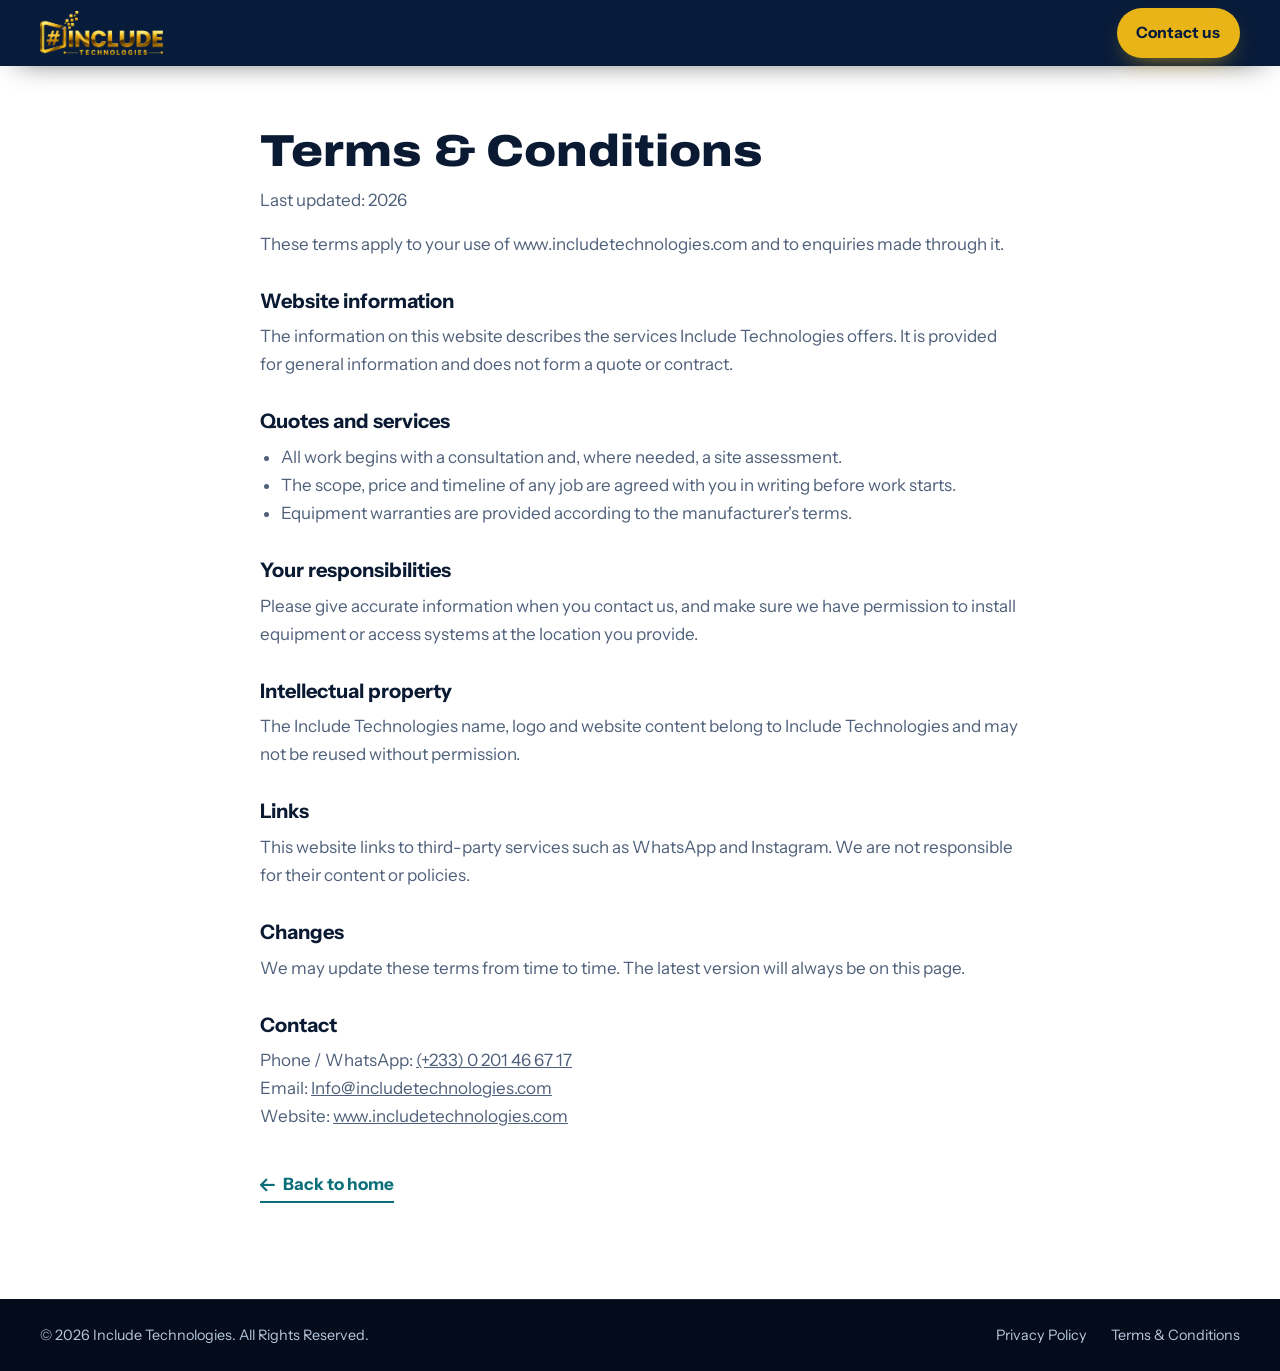
<file: terms.html>
<!DOCTYPE html>
<html lang="en">
<head>
  <meta charset="UTF-8">
  <meta name="viewport" content="width=device-width, initial-scale=1">
  <title>Terms & Conditions | Include Technologies</title>
  <meta name="description" content="Terms for using the Include Technologies website and services.">
  <link rel="canonical" href="https://www.includetechnologies.com/terms.html">
  <link rel="icon" type="image/png" href="favicon.png">
  <link rel="preconnect" href="https://fonts.googleapis.com">
  <link rel="preconnect" href="https://fonts.gstatic.com" crossorigin>
  <link href="https://fonts.googleapis.com/css2?family=Archivo:wdth,wght@62..125,500..900&family=Instrument+Sans:wght@400;500;600;700&display=swap" rel="stylesheet">
  <link rel="stylesheet" href="https://cdnjs.cloudflare.com/ajax/libs/font-awesome/6.5.2/css/all.min.css" referrerpolicy="no-referrer">
  <link rel="stylesheet" href="style.css">
</head>
<body>
  <header class="site-header is-solid is-scrolled">
    <div class="container nav-wrap">
      <a href="index.html" class="brand" aria-label="Include Technologies home"><img src="logo.png" alt="Include Technologies" width="560" height="201"></a>
      <a href="index.html#contact" class="btn btn-gold" style="padding:.6rem 1.1rem">Contact us</a>
    </div>
  </header>
  <main class="legal-page">
    <div class="container">
      <h1>Terms &amp; Conditions</h1>
      <p>Last updated: 2026</p>
      <p>These terms apply to your use of www.includetechnologies.com and to enquiries made through it.</p>
      <h2>Website information</h2>
      <p>The information on this website describes the services Include Technologies offers. It is provided for general information and does not form a quote or contract.</p>
      <h2>Quotes and services</h2>
      <ul><li>All work begins with a consultation and, where needed, a site assessment.</li><li>The scope, price and timeline of any job are agreed with you in writing before work starts.</li><li>Equipment warranties are provided according to the manufacturer's terms.</li></ul>
      <h2>Your responsibilities</h2>
      <p>Please give accurate information when you contact us, and make sure we have permission to install equipment or access systems at the location you provide.</p>
      <h2>Intellectual property</h2>
      <p>The Include Technologies name, logo and website content belong to Include Technologies and may not be reused without permission.</p>
      <h2>Links</h2>
      <p>This website links to third-party services such as WhatsApp and Instagram. We are not responsible for their content or policies.</p>
      <h2>Changes</h2>
      <p>We may update these terms from time to time. The latest version will always be on this page.</p>
<h2>Contact</h2>
      <p>Phone / WhatsApp: <a href="tel:+233201466717">(+233) 0 201 46 67 17</a><br>Email: <a href="mailto:Info@includetechnologies.com">Info@includetechnologies.com</a><br>Website: <a href="https://www.includetechnologies.com">www.includetechnologies.com</a></p>
      <p style="margin-top:2.5rem"><a class="text-link" href="index.html"><i class="fa-solid fa-arrow-left" aria-hidden="true"></i> Back to home</a></p>
    </div>
  </main>
  <footer class="site-footer" style="padding-top:0">
    <div class="container footer-bottom">
      <p>&copy; 2026 Include Technologies. All Rights Reserved.</p>
      <p><a href="privacy.html">Privacy Policy</a><a href="terms.html">Terms &amp; Conditions</a></p>
    </div>
  </footer>
</body>
</html>
</file>
<file: style.css>
/* ==========================================================================
   Include Technologies — main stylesheet
   Colours are sampled from the gold logo and the navy/teal company flyer.
   ========================================================================== */

:root {
  --primary: #071B3A;      /* deep navy (flyer) */
  --secondary: #0B2E59;    /* lighter navy */
  --dark: #040C1C;         /* footer / deepest navy */
  --gold: #E8B418;         /* logo gold */
  --gold-light: #F7D25A;
  --gold-deep: #B8860B;
  --cyan: #19C2D6;         /* tech accent on dark */
  --teal: #0B6F7A;         /* flyer teal, used on light backgrounds */
  --white: #FFFFFF;
  --light: #F4F7FB;
  --ink: #0B1A33;
  --muted: #4F607A;
  --line: #DCE4EF;
  --muted-dark: #A9B8CF;
  --success: #1E9E68;
  --error: #C23B3B;

  --font-display: "Archivo", "Arial Black", "Helvetica Neue", Arial, sans-serif;
  --font-body: "Instrument Sans", "Segoe UI", Roboto, Helvetica, Arial, sans-serif;

  --radius-lg: 22px;
  --radius: 14px;
  --radius-sm: 8px;
  --shadow: 0 18px 40px -22px rgba(7, 27, 58, .35);
  --container: 1200px;
  --header-h: 78px;
  --ease: cubic-bezier(.2, .7, .2, 1);
}

/* ---------- Reset ---------- */
*, *::before, *::after { box-sizing: border-box; }
html { scroll-behavior: smooth; scroll-padding-top: var(--header-h); -webkit-text-size-adjust: 100%; }
body {
  margin: 0;
  font-family: var(--font-body);
  font-size: 1.0625rem;
  line-height: 1.65;
  color: var(--ink);
  background: var(--white);
  overflow-x: hidden;
}
img, svg { max-width: 100%; display: block; }
a { color: inherit; }
button, input, select, textarea { font: inherit; color: inherit; }
ul, ol { margin: 0; padding: 0; list-style: none; }
h1, h2, h3, h4 { margin: 0; line-height: 1.15; }
p { margin: 0 0 1rem; }

:focus-visible { outline: 3px solid var(--gold); outline-offset: 3px; border-radius: 4px; }

.container { width: min(100% - 2.5rem, var(--container)); margin-inline: auto; }

.skip-link {
  position: absolute; left: 1rem; top: -60px; z-index: 200;
  background: var(--gold); color: var(--primary); padding: .6rem 1rem; border-radius: var(--radius-sm);
  font-weight: 700; text-decoration: none; transition: top .2s;
}
.skip-link:focus { top: 1rem; }

/* ---------- Buttons ---------- */
.btn {
  display: inline-flex; align-items: center; justify-content: center; gap: .55rem;
  padding: .8rem 1.4rem; border-radius: 999px; border: 2px solid transparent;
  font-weight: 700; font-size: .98rem; text-decoration: none; cursor: pointer; white-space: nowrap;
  transition: background-color .2s, color .2s, border-color .2s, transform .2s var(--ease), box-shadow .2s;
}
.btn:hover { transform: translateY(-2px); }
.btn:active { transform: translateY(0); }
.btn-lg { padding: 1rem 1.7rem; font-size: 1.02rem; }
.btn-block { width: 100%; }
.btn-gold { background: var(--gold); color: var(--primary); box-shadow: 0 10px 24px -12px rgba(232, 180, 24, .8); }
.btn-gold:hover { background: var(--gold-light); }
.btn-ghost { border-color: rgba(255, 255, 255, .35); color: var(--white); }
.btn-ghost:hover { border-color: var(--cyan); color: var(--cyan); }
.btn-navy { background: var(--primary); color: var(--white); }
.btn-navy:hover { background: var(--secondary); }
.btn-outline-dark { border-color: var(--primary); color: var(--primary); background: transparent; }
.btn-outline-dark:hover { background: var(--primary); color: var(--white); }
.btn-whatsapp { background: #1FAF55; color: #fff; }
.btn-whatsapp:hover { background: #179446; }

.text-link {
  display: inline-flex; align-items: center; gap: .5rem; font-weight: 700; color: var(--teal);
  text-decoration: none; border-bottom: 2px solid currentColor; padding-bottom: 2px;
}
.text-link:hover { color: var(--primary); }

/* ---------- Scroll progress ---------- */
.scroll-progress { position: fixed; inset: 0 0 auto 0; height: 3px; z-index: 120; pointer-events: none; }
.scroll-progress span { display: block; height: 100%; width: 100%; transform-origin: left; transform: scaleX(0);
  background: linear-gradient(90deg, var(--cyan), var(--gold)); }

/* ---------- Header ---------- */
.site-header {
  position: fixed; inset: 0 0 auto 0; z-index: 100; height: var(--header-h);
  display: flex; align-items: center;
  transition: background-color .3s, box-shadow .3s, height .3s;
}
.site-header.is-scrolled {
  background: rgba(7, 27, 58, .96);
  box-shadow: 0 10px 30px -18px rgba(0, 0, 0, .8);
  -webkit-backdrop-filter: blur(10px); backdrop-filter: blur(10px);
  --header-h: 66px;
}
.nav-wrap { display: flex; align-items: center; justify-content: space-between; gap: 1.5rem; }
.brand img { height: 52px; width: auto; transition: height .3s; }
.site-header.is-scrolled .brand img { height: 44px; }

.main-nav ul { display: flex; gap: .25rem; }
.nav-link {
  display: block; padding: .5rem .85rem; color: rgba(255, 255, 255, .82); text-decoration: none;
  font-weight: 600; font-size: .95rem; border-radius: 999px; position: relative; transition: color .2s;
}
.nav-link::after {
  content: ""; position: absolute; left: .85rem; right: .85rem; bottom: .25rem; height: 2px;
  background: var(--gold); transform: scaleX(0); transform-origin: left; transition: transform .25s var(--ease);
}
.nav-link:hover, .nav-link.is-active { color: var(--white); }
.nav-link:hover::after, .nav-link.is-active::after { transform: scaleX(1); }
.nav-cta { padding: .65rem 1.2rem; }
.nav-cta-mobile { display: none; }

.nav-toggle {
  display: none; width: 46px; height: 46px; border-radius: 12px; border: 1px solid rgba(255, 255, 255, .2);
  background: rgba(255, 255, 255, .06); cursor: pointer; position: relative; z-index: 110;
}
.nav-toggle span { position: absolute; left: 12px; right: 12px; height: 2px; background: var(--white); border-radius: 2px;
  transition: transform .3s var(--ease), opacity .2s; }
.nav-toggle span:nth-child(1) { top: 15px; }
.nav-toggle span:nth-child(2) { top: 22px; }
.nav-toggle span:nth-child(3) { top: 29px; }
.nav-toggle[aria-expanded="true"] span:nth-child(1) { transform: translateY(7px) rotate(45deg); }
.nav-toggle[aria-expanded="true"] span:nth-child(2) { opacity: 0; }
.nav-toggle[aria-expanded="true"] span:nth-child(3) { transform: translateY(-7px) rotate(-45deg); }

/* ---------- Hero ---------- */
.hero {
  position: relative; overflow: hidden; color: var(--white);
  background:
    radial-gradient(900px 500px at 78% 40%, rgba(25, 194, 214, .16), transparent 60%),
    radial-gradient(700px 400px at 10% 90%, rgba(232, 180, 24, .08), transparent 60%),
    linear-gradient(160deg, #0A2550 0%, var(--primary) 45%, var(--dark) 100%);
  padding: calc(var(--header-h) + 4.5rem) 0 5rem;
}
.hero-bg { position: absolute; inset: 0; pointer-events: none; }
.hero-bg::before {
  content: ""; position: absolute; inset: 0;
  background-image:
    linear-gradient(rgba(64, 128, 200, .10) 1px, transparent 1px),
    linear-gradient(90deg, rgba(64, 128, 200, .10) 1px, transparent 1px);
  background-size: 48px 48px;
  -webkit-mask-image: radial-gradient(ellipse at 70% 45%, #000 20%, transparent 70%);
  mask-image: radial-gradient(ellipse at 70% 45%, #000 20%, transparent 70%);
}
#hero-particles { position: absolute; inset: 0; width: 100%; height: 100%; }

.hero-grid { position: relative; display: grid; grid-template-columns: 1.08fr .92fr; gap: 3rem; align-items: center; }
.hero-trust {
  display: inline-flex; align-items: center; gap: .6rem; margin-bottom: 1.6rem;
  padding: .45rem 1rem .45rem .8rem; border-radius: 999px;
  background: rgba(255, 255, 255, .06); border: 1px solid rgba(255, 255, 255, .14);
  font-size: .92rem; color: #D6E2F2;
}
.hero-trust i { color: var(--gold); }

.hero-title {
  font-family: var(--font-display);
  font-stretch: 118%;
  font-weight: 900;
  text-transform: uppercase;
  font-size: clamp(2.35rem, 5.4vw, 4.6rem);
  line-height: .98;
  letter-spacing: -.01em;
  margin-bottom: 1.5rem;
}
.hero-title .line { display: block; }
.hero-title .line-gold {
  background: linear-gradient(180deg, #FFE489 0%, var(--gold) 55%, var(--gold-deep) 100%);
  -webkit-background-clip: text; background-clip: text; color: transparent;
}
.hero-sub { font-size: clamp(1.05rem, 1.4vw, 1.2rem); color: #C9D6E8; max-width: 54ch; margin-bottom: 2rem; }
.hero-actions { display: flex; flex-wrap: wrap; gap: .9rem; margin-bottom: 2.4rem; }
.hero-tags { display: flex; flex-wrap: wrap; gap: .5rem 1.4rem; color: var(--muted-dark); font-size: .92rem; }
.hero-tags li { display: flex; align-items: center; gap: .55rem; }
.hero-tags li::before { content: ""; width: 7px; height: 7px; background: var(--cyan); }

.hero-visual { position: relative; }
.hero-svg { width: 100%; height: auto; filter: drop-shadow(0 30px 60px rgba(0, 0, 0, .45)); }
.hero-svg .links-flow path { animation: flow 2.4s linear infinite; }
.hero-svg .pulse-ring { transform-origin: 280px 380px; animation: ring 3s ease-in-out infinite; }
.hero-svg .shield { animation: float 6s ease-in-out infinite; }
.hero-svg .blink { animation: blink 1.6s steps(2, start) infinite; }
@keyframes flow { to { stroke-dashoffset: -76; } }
@keyframes ring { 0%, 100% { opacity: .9; transform: scale(1); } 50% { opacity: .4; transform: scale(1.08); } }
@keyframes float { 0%, 100% { transform: translateY(0); } 50% { transform: translateY(-8px); } }
@keyframes blink { to { visibility: hidden; } }

/* Hero entrance — the one orchestrated moment on the page */
.hero-copy > * { opacity: 0; transform: translateY(18px); animation: enter .8s var(--ease) forwards; }
.hero-copy > *:nth-child(2) { animation-delay: .08s; }
.hero-copy > *:nth-child(3) { animation-delay: .18s; }
.hero-copy > *:nth-child(4) { animation-delay: .28s; }
.hero-copy > *:nth-child(5) { animation-delay: .38s; }
.hero-visual { opacity: 0; animation: enter-fade 1.2s .2s var(--ease) forwards; }
@keyframes enter { to { opacity: 1; transform: none; } }
@keyframes enter-fade { from { opacity: 0; transform: scale(.96); } to { opacity: 1; transform: none; } }

/* ---------- Sections ---------- */
.section { padding: clamp(4.5rem, 9vw, 7.5rem) 0; }
.section-title {
  font-family: var(--font-display); font-stretch: 112%; font-weight: 850;
  font-size: clamp(1.9rem, 3.6vw, 2.9rem); letter-spacing: -.015em; margin-bottom: 1rem;
}
.section-head { max-width: 640px; margin-bottom: 3rem; }
.section-head p { color: var(--muted); font-size: 1.1rem; margin: 0; }

/* Reveal on scroll (added by JS so content stays visible without JS) */
.js .reveal { opacity: 0; transform: translateY(24px); transition: opacity .7s var(--ease), transform .7s var(--ease); }
.js .reveal.is-visible { opacity: 1; transform: none; }

/* ---------- About ---------- */
.about-grid { display: grid; grid-template-columns: 1.1fr .9fr; gap: clamp(2rem, 6vw, 5rem); align-items: start; }
.about-copy .lead { font-size: 1.2rem; color: var(--ink); }
.about-copy p { color: var(--muted); max-width: 62ch; }
.about-copy .lead { color: var(--ink); }
.about-copy .text-link { margin-top: .5rem; }

.facts {
  margin: 0; display: grid; grid-template-columns: 1fr 1fr;
  background: var(--primary); border-radius: var(--radius-lg); overflow: hidden; color: var(--white);
  position: relative;
}
.facts::before { content: ""; position: absolute; inset: 0; pointer-events: none;
  background: radial-gradient(300px 200px at 100% 0%, rgba(25, 194, 214, .25), transparent 70%); }
.fact { padding: 1.8rem 1.6rem; border-right: 1px solid rgba(255, 255, 255, .1); border-bottom: 1px solid rgba(255, 255, 255, .1); position: relative; }
.fact:nth-child(2n) { border-right: 0; }
.fact:nth-child(n+3) { border-bottom: 0; }
.fact dt { font-family: var(--font-display); font-stretch: 120%; font-weight: 900; font-size: clamp(2rem, 3.4vw, 2.8rem); line-height: 1; color: var(--gold); }
.fact dd { margin: .5rem 0 0; color: #C9D6E8; font-size: .95rem; }

.about-pillars { display: grid; grid-template-columns: 1fr 1fr; gap: .75rem; margin-top: 1rem; }
.about-pillars div {
  display: flex; align-items: center; gap: .7rem; padding: .85rem 1rem; border-radius: var(--radius);
  background: var(--light); border: 1px solid var(--line); font-weight: 600; font-size: .95rem;
}
.about-pillars i { color: var(--teal); width: 1.2em; text-align: center; }

/* ---------- Services ---------- */
.services { background: var(--light); }
.filter-bar { display: flex; flex-wrap: wrap; gap: .5rem; margin-bottom: 2rem; }
.filter-btn {
  display: inline-flex; align-items: center; gap: .5rem; padding: .55rem 1rem; border-radius: 999px;
  border: 1px solid var(--line); background: var(--white); font-weight: 600; font-size: .92rem; cursor: pointer;
  transition: background-color .2s, color .2s, border-color .2s;
}
.filter-btn span { font-size: .78rem; background: var(--light); color: var(--muted); padding: .05rem .5rem; border-radius: 999px; }
.filter-btn:hover { border-color: var(--primary); }
.filter-btn.is-active { background: var(--primary); color: var(--white); border-color: var(--primary); }
.filter-btn.is-active span { background: var(--gold); color: var(--primary); }

.service-grid { display: grid; grid-template-columns: repeat(auto-fill, minmax(260px, 1fr)); gap: 1.25rem; }
.service-card {
  position: relative; display: flex; flex-direction: column; padding: 1.7rem 1.6rem 1.4rem;
  background: var(--white); border: 1px solid var(--line); border-radius: var(--radius);
  transition: transform .3s var(--ease), box-shadow .3s, border-color .3s;
}
.service-card::before {
  content: ""; position: absolute; left: 1.6rem; right: 1.6rem; top: -1px; height: 3px; border-radius: 0 0 3px 3px;
  background: linear-gradient(90deg, var(--gold), var(--cyan)); transform: scaleX(0); transform-origin: left;
  transition: transform .35s var(--ease);
}
.service-card:hover, .service-card:focus-within { transform: translateY(-6px); box-shadow: var(--shadow); border-color: #BFD0E4; }
.service-card:hover::before, .service-card:focus-within::before { transform: scaleX(1); }
.service-card.is-hidden { display: none; }

.service-icon {
  width: 54px; height: 54px; border-radius: 14px; display: grid; place-items: center; margin-bottom: 1.2rem;
  background: var(--primary); color: var(--gold); font-size: 1.35rem;
  transition: transform .35s var(--ease), background-color .3s, color .3s;
}
.service-card:hover .service-icon { transform: rotate(-8deg) scale(1.06); background: var(--gold); color: var(--primary); }
.service-card h3 { font-family: var(--font-display); font-stretch: 105%; font-weight: 750; font-size: 1.18rem; margin-bottom: .6rem; }
.service-card p { color: var(--muted); font-size: .98rem; flex: 1; }
.learn-more {
  align-self: flex-start; display: inline-flex; align-items: center; gap: .5rem; padding: .35rem 0;
  background: none; border: 0; color: var(--teal); font-weight: 700; cursor: pointer;
}
.learn-more i { font-size: .8em; transition: transform .3s var(--ease); }
.learn-more:hover i { transform: rotate(90deg); }
.learn-more:hover { color: var(--primary); }

.service-card--cta {
  background: linear-gradient(150deg, var(--secondary), var(--primary)); color: var(--white); border: 0;
  justify-content: center;
}
.service-card--cta h3 { color: var(--white); }
.service-card--cta p { color: #C9D6E8; flex: 0 0 auto; margin-bottom: 1.4rem; }
.service-card--cta .btn { align-self: flex-start; }

/* Dialog */
.service-dialog {
  width: min(560px, calc(100% - 2rem)); max-height: calc(100% - 2rem); padding: 0; border: 0;
  border-radius: var(--radius-lg); box-shadow: 0 40px 80px -30px rgba(0, 0, 0, .6); color: var(--ink);
}
.service-dialog::backdrop { background: rgba(4, 12, 28, .7); -webkit-backdrop-filter: blur(4px); backdrop-filter: blur(4px); }
.service-dialog[open] { animation: dialog-in .35s var(--ease); }
@keyframes dialog-in { from { opacity: 0; transform: translateY(16px) scale(.98); } }
.dialog-inner { padding: 2.2rem 2rem 2rem; position: relative; }
.dialog-close {
  position: absolute; top: 1rem; right: 1rem; width: 40px; height: 40px; border-radius: 50%;
  border: 1px solid var(--line); background: var(--white); cursor: pointer; font-size: 1.1rem;
}
.dialog-close:hover { background: var(--light); }
.dialog-icon { width: 58px; height: 58px; border-radius: 16px; display: grid; place-items: center; background: var(--primary); color: var(--gold); font-size: 1.5rem; margin-bottom: 1.1rem; }
.service-dialog h3 { font-family: var(--font-display); font-stretch: 110%; font-weight: 800; font-size: 1.6rem; margin-bottom: .6rem; padding-right: 2.5rem; }
.service-dialog h4 { font-size: 1rem; margin: 1.2rem 0 .6rem; }
.service-dialog p { color: var(--muted); }
#dialog-list li { position: relative; padding-left: 1.6rem; margin-bottom: .45rem; }
#dialog-list li::before { content: "\f00c"; font-family: "Font Awesome 6 Free"; font-weight: 900; position: absolute; left: 0; top: .1rem; color: var(--teal); font-size: .85rem; }
.dialog-note { font-size: .9rem; margin-top: 1rem; padding: .8rem 1rem; background: var(--light); border-radius: var(--radius-sm); }
.dialog-actions { display: flex; flex-wrap: wrap; gap: .7rem; margin-top: 1.4rem; }

/* ---------- Why us ---------- */
.why { background: var(--primary); color: var(--white); position: relative; overflow: hidden; }
.why::before { content: ""; position: absolute; inset: 0; pointer-events: none;
  background: radial-gradient(600px 400px at 0% 100%, rgba(232, 180, 24, .12), transparent 60%); }
.why-grid { position: relative; display: grid; grid-template-columns: .85fr 1.15fr; gap: clamp(2rem, 6vw, 5rem); align-items: center; }
.why-intro p { color: #C9D6E8; font-size: 1.12rem; max-width: 42ch; }
.why-mark { width: 150px; height: auto; margin-top: 2rem; opacity: .95; }
.why-list { display: grid; grid-template-columns: 1fr 1fr; gap: 1px; background: rgba(255, 255, 255, .12); border-radius: var(--radius-lg); overflow: hidden; }
.why-item { display: flex; flex-direction: column; gap: 1rem; padding: 2rem 1.8rem; background: var(--primary); transition: background-color .3s; }
.why-item:hover { background: #0C2A55; }
.why-icon {
  width: 60px; height: 60px; border-radius: 50%; display: grid; place-items: center; font-size: 1.4rem;
  background: rgba(25, 194, 214, .12); color: var(--cyan); border: 1px solid rgba(25, 194, 214, .35);
}
.why-item h3 { font-family: var(--font-display); font-stretch: 110%; font-weight: 800; font-size: 1.25rem; margin-bottom: .4rem; color: var(--white); }
.why-item p { color: #B9C8DD; margin: 0; }

/* ---------- Process ---------- */
.timeline { display: grid; grid-template-columns: repeat(4, 1fr); gap: 1.5rem; position: relative; counter-reset: step; }
.timeline::before {
  content: ""; position: absolute; top: 30px; left: 30px; right: calc((100% - 4.5rem) / 4 - 30px); height: 2px;
  background: repeating-linear-gradient(90deg, var(--teal) 0 10px, transparent 10px 18px);
}
.step { position: relative; }
.step-num {
  position: relative; z-index: 1; display: grid; place-items: center; width: 60px; height: 60px; border-radius: 50%;
  background: var(--white); border: 2px solid var(--primary); color: var(--primary);
  font-family: var(--font-display); font-stretch: 120%; font-weight: 900; font-size: 1.1rem; margin-bottom: 1.3rem;
  transition: background-color .3s, color .3s, border-color .3s;
}
.step:hover .step-num { background: var(--gold); border-color: var(--gold); }
.step:last-child .step-num { background: var(--primary); color: var(--gold); }
.step h3 { font-family: var(--font-display); font-stretch: 110%; font-weight: 800; font-size: 1.2rem; margin-bottom: .5rem; }
.step p { color: var(--muted); max-width: 30ch; }

/* ---------- Solutions ---------- */
.solutions { background: var(--light); }
.solution-grid { display: grid; grid-template-columns: repeat(3, 1fr); gap: 1.5rem; }
.solution-card { background: var(--white); border-radius: var(--radius-lg); overflow: hidden; border: 1px solid var(--line); transition: box-shadow .3s, transform .3s var(--ease); }
.solution-card:hover { box-shadow: var(--shadow); transform: translateY(-4px); }
.solution-card figure { margin: 0; aspect-ratio: 3 / 2; overflow: hidden; background: var(--primary); }
.solution-card img { width: 100%; height: 100%; object-fit: cover; transition: transform .6s var(--ease); }
.solution-card:hover img { transform: scale(1.04); }
.solution-body { padding: 1.4rem 1.5rem 1.6rem; }
.solution-tag { display: inline-block; font-size: .8rem; font-weight: 700; color: var(--teal); background: #E3F3F5; padding: .2rem .65rem; border-radius: 999px; margin-bottom: .7rem; }
.solution-body h3 { font-family: var(--font-display); font-stretch: 108%; font-weight: 800; font-size: 1.25rem; margin-bottom: .45rem; }
.solution-body p { color: var(--muted); margin: 0; font-size: .98rem; }

/* ---------- Tech section ---------- */
.tech { background: radial-gradient(800px 500px at 80% 50%, rgba(25, 194, 214, .14), transparent 60%), var(--dark); color: var(--white); overflow: hidden; }
.tech-grid { display: grid; grid-template-columns: 1fr 1fr; gap: clamp(2rem, 6vw, 5rem); align-items: center; }
.tech-copy > p { color: #C9D6E8; font-size: 1.1rem; max-width: 52ch; margin-bottom: 2rem; }
.needs { display: grid; grid-template-columns: 1fr 1fr; gap: 1.1rem 1.5rem; }
.needs li { display: flex; gap: .85rem; align-items: flex-start; }
.needs i { flex: none; width: 38px; height: 38px; border-radius: 10px; display: grid; place-items: center; background: rgba(232, 180, 24, .12); color: var(--gold); }
.needs strong { display: block; font-size: 1rem; }
.needs span { display: block; color: var(--muted-dark); font-size: .92rem; line-height: 1.5; }

.hub { position: relative; width: min(100%, 440px); aspect-ratio: 1; margin-inline: auto; }
.hub-lines { position: absolute; inset: 0; width: 100%; height: 100%; }
.hub-flow line { animation: flow 2s linear infinite; }
.hub-center {
  position: absolute; left: 50%; top: 50%; width: 30%; height: 30%; transform: translate(-50%, -50%);
  border-radius: 50%; display: grid; place-items: center;
  background: radial-gradient(circle, #0E3163, var(--primary)); border: 2px solid rgba(232, 180, 24, .5);
  box-shadow: 0 0 0 10px rgba(25, 194, 214, .06), 0 0 60px rgba(25, 194, 214, .35);
}
.hub-center img { width: 62%; height: auto; }
.hub-node {
  position: absolute; width: 15%; aspect-ratio: 1; transform: translate(-50%, -50%); border-radius: 16px;
  display: grid; place-items: center; font-size: clamp(1rem, 2.4vw, 1.4rem);
  background: rgba(11, 46, 89, .85); border: 1px solid rgba(25, 194, 214, .45); color: var(--cyan);
  -webkit-backdrop-filter: blur(6px); backdrop-filter: blur(6px);
  animation: node 4s ease-in-out infinite;
}
.hub-node.n1 { left: 50%; top: 12.5%; }
.hub-node.n2 { left: 82.5%; top: 31.25%; animation-delay: -.7s; }
.hub-node.n3 { left: 82.5%; top: 68.75%; animation-delay: -1.4s; }
.hub-node.n4 { left: 50%; top: 87.5%; animation-delay: -2.1s; color: var(--gold); border-color: rgba(232, 180, 24, .5); }
.hub-node.n5 { left: 17.5%; top: 68.75%; animation-delay: -2.8s; }
.hub-node.n6 { left: 17.5%; top: 31.25%; animation-delay: -3.5s; }
@keyframes node { 0%, 100% { box-shadow: 0 0 0 0 rgba(25, 194, 214, 0); } 50% { box-shadow: 0 0 24px 2px rgba(25, 194, 214, .35); } }

/* ---------- CTA ---------- */
.cta {
  background:
    linear-gradient(115deg, rgba(255, 255, 255, .18) 0 30%, transparent 30%),
    linear-gradient(180deg, var(--gold-light), var(--gold));
  color: var(--primary); padding: clamp(3rem, 6vw, 4.5rem) 0;
}
.cta-inner { display: flex; align-items: center; justify-content: space-between; gap: 2rem; flex-wrap: wrap; }
.cta h2 { font-family: var(--font-display); font-stretch: 115%; font-weight: 900; font-size: clamp(1.7rem, 3.4vw, 2.6rem); margin-bottom: .5rem; }
.cta p { margin: 0; font-size: 1.1rem; max-width: 52ch; color: #2A2A1A; }
.cta-actions { display: flex; flex-wrap: wrap; gap: .8rem; }

/* ---------- Contact ---------- */
.contact-grid { display: grid; grid-template-columns: .9fr 1.1fr; gap: clamp(2rem, 6vw, 5rem); align-items: start; }
.contact-info > p { color: var(--muted); max-width: 44ch; margin-bottom: 2rem; }
.contact-list { display: grid; gap: 1.1rem; margin-bottom: 2rem; }
.contact-list li { display: flex; align-items: center; gap: 1rem; }
.c-icon { flex: none; width: 50px; height: 50px; border-radius: 50%; display: grid; place-items: center; background: var(--teal); color: var(--white); font-size: 1.15rem; }
.c-label { display: block; font-size: .85rem; color: var(--muted); }
.contact-list a { font-weight: 700; text-decoration: none; overflow-wrap: anywhere; }
.contact-list a:hover { color: var(--teal); text-decoration: underline; }

.contact-form { background: var(--light); border: 1px solid var(--line); border-radius: var(--radius-lg); padding: clamp(1.5rem, 4vw, 2.5rem); }
.contact-form h3 { font-family: var(--font-display); font-stretch: 110%; font-weight: 800; font-size: 1.45rem; margin-bottom: 1.4rem; }
.field-row { display: grid; grid-template-columns: 1fr 1fr; gap: 1rem; }
.field { margin-bottom: 1.05rem; }
.field label { display: block; font-weight: 600; font-size: .94rem; margin-bottom: .4rem; }
.field label span { color: var(--error); }
.field input, .field select, .field textarea {
  width: 100%; padding: .85rem 1rem; border: 1.5px solid #C9D5E6; border-radius: var(--radius-sm);
  background: var(--white); font-size: 1rem; transition: border-color .2s, box-shadow .2s;
}
.field textarea { resize: vertical; min-height: 130px; }
.field input:focus, .field select:focus, .field textarea:focus { outline: none; border-color: var(--teal); box-shadow: 0 0 0 4px rgba(11, 111, 122, .15); }
.field.has-error input, .field.has-error select, .field.has-error textarea { border-color: var(--error); }
.field-error { color: var(--error); font-size: .86rem; margin: .35rem 0 0; min-height: 0; }
.field-error:empty { display: none; }
.form-hint { font-size: .85rem; color: var(--muted); margin: .8rem 0 0; text-align: center; }

.form-result:empty { display: none; }
.form-result { margin-top: 1.3rem; padding: 1.2rem 1.3rem; border-radius: var(--radius); outline: none; }
.form-result.is-success { background: #E6F6EE; border: 1px solid #9ED9BC; }
.form-result.is-error { background: #FBEAEA; border: 1px solid #EDB4B4; color: #8A2323; }
.form-result strong { display: block; margin-bottom: .3rem; }
.form-result p { margin: 0 0 .9rem; color: var(--ink); font-size: .96rem; }
.form-result .result-actions { display: flex; flex-wrap: wrap; gap: .6rem; }

/* ---------- Footer ---------- */
.site-footer { background: var(--dark); color: #B9C8DD; padding: 4.5rem 0 0; }
.footer-grid { display: grid; grid-template-columns: 1.4fr 1fr 1.2fr 1.4fr; gap: 2.5rem; padding-bottom: 3rem; }
.footer-brand img { height: 64px; width: auto; margin-bottom: 1.2rem; }
.footer-brand p { max-width: 36ch; font-size: .96rem; }
.site-footer h3 { color: var(--white); font-size: 1.02rem; margin-bottom: 1.1rem; font-family: var(--font-display); font-stretch: 110%; font-weight: 750; }
.site-footer ul li { margin-bottom: .55rem; }
.site-footer a { text-decoration: none; transition: color .2s; }
.site-footer a:hover { color: var(--gold); }
.footer-contact li { display: flex; gap: .7rem; align-items: baseline; }
.footer-contact i { color: var(--gold); width: 1em; }
.footer-contact a { overflow-wrap: anywhere; }
.socials { display: flex; gap: .6rem; margin-top: 1.2rem; }
.socials a { width: 42px; height: 42px; border-radius: 50%; display: grid; place-items: center; border: 1px solid rgba(255, 255, 255, .18); color: var(--white); transition: background-color .2s, color .2s, border-color .2s; }
.socials a:hover { background: var(--gold); border-color: var(--gold); color: var(--primary); }
.footer-bottom { display: flex; justify-content: space-between; flex-wrap: wrap; gap: 1rem; padding: 1.5rem 0; border-top: 1px solid rgba(255, 255, 255, .1); font-size: .9rem; }
.footer-bottom p { margin: 0; }
.footer-bottom a + a { margin-left: 1.5rem; }

/* ---------- Floating buttons ---------- */
.wa-float, .back-to-top {
  position: fixed; right: 1.25rem; z-index: 90; width: 52px; height: 52px; border-radius: 50%;
  display: grid; place-items: center; border: 0; cursor: pointer; text-decoration: none;
  box-shadow: 0 12px 30px -10px rgba(0, 0, 0, .5); transition: transform .3s var(--ease), opacity .3s;
}
.wa-float { bottom: 1.25rem; background: #1FAF55; color: #fff; font-size: 1.6rem; }
.wa-float:hover { transform: scale(1.08); }
.back-to-top { bottom: 5.1rem; background: var(--primary); color: var(--gold); font-size: 1.05rem; opacity: 0; pointer-events: none; transform: translateY(12px); }
.back-to-top.is-visible { opacity: 1; pointer-events: auto; transform: none; }

/* ---------- Legal pages ---------- */
.legal-page { padding: calc(var(--header-h) + 3rem) 0 5rem; }
.legal-page .container { max-width: 760px; }
.legal-page h1 { font-family: var(--font-display); font-stretch: 112%; font-weight: 850; font-size: clamp(2rem, 4vw, 2.8rem); margin-bottom: .5rem; }
.legal-page h2 { font-size: 1.25rem; margin: 2rem 0 .6rem; }
.legal-page p, .legal-page li { color: var(--muted); }
.legal-page ul { list-style: disc; padding-left: 1.3rem; margin-bottom: 1rem; }
.site-header.is-solid { background: var(--primary); }

/* ==========================================================================
   Responsive
   ========================================================================== */
@media (max-width: 1100px) {
  .footer-grid { grid-template-columns: 1fr 1fr; }
  .nav-link { padding: .5rem .6rem; }
}

@media (max-width: 1024px) {
  .hero-grid { grid-template-columns: 1fr; }
  .hero-visual { max-width: 520px; margin-inline: auto; width: 100%; }
  .about-grid, .why-grid, .tech-grid, .contact-grid { grid-template-columns: 1fr; }
  .solution-grid { grid-template-columns: repeat(2, 1fr); }
  .timeline { grid-template-columns: repeat(2, 1fr); row-gap: 2.5rem; }
  .timeline::before { display: none; }
  .why-mark { display: none; }

  /* Mobile navigation */
  .nav-toggle { display: block; }
  .nav-cta { display: none; }
  .main-nav {
    position: fixed; inset: 0 0 0 auto; width: min(360px, 88vw); height: 100dvh;
    background: var(--primary); padding: calc(var(--header-h) + 1.5rem) 1.5rem 2rem;
    display: flex; flex-direction: column; gap: 1.5rem;
    transform: translateX(100%); visibility: hidden;
    transition: transform .4s var(--ease), visibility .4s;
    box-shadow: -30px 0 60px -20px rgba(0, 0, 0, .6); overflow-y: auto;
  }
  .main-nav.is-open { transform: none; visibility: visible; }
  .main-nav ul { flex-direction: column; gap: .2rem; }
  .nav-link { font-size: 1.15rem; padding: .9rem 1rem; border-radius: var(--radius-sm); }
  .nav-link::after { display: none; }
  .nav-link.is-active { background: rgba(255, 255, 255, .07); color: var(--gold); }
  .nav-cta-mobile { display: inline-flex; }
  body.nav-open { overflow: hidden; }
  body.nav-open::after { content: ""; position: fixed; inset: 0; background: rgba(4, 12, 28, .6); z-index: 90; }
}

@media (max-width: 768px) {
  body { font-size: 1rem; }
  .hero { padding: calc(var(--header-h) + 2.5rem) 0 3.5rem; }
  .solution-grid { grid-template-columns: 1fr; }
  .why-list { grid-template-columns: 1fr; }
  .needs { grid-template-columns: 1fr; }
  .cta-inner { flex-direction: column; align-items: flex-start; }
  .field-row { grid-template-columns: 1fr; gap: 0; }
  .footer-grid { grid-template-columns: 1fr 1fr; gap: 2rem; }
  .footer-brand { grid-column: 1 / -1; }
}

@media (max-width: 480px) {
  .container { width: min(100% - 2rem, var(--container)); }
  .brand img { height: 38px; }
  .site-header.is-scrolled .brand img { height: 34px; }
  .hero-actions .btn { width: 100%; }
  .hero-trust { font-size: .82rem; }
  .facts .fact { padding: 1.3rem 1.1rem; }
  .about-pillars { grid-template-columns: 1fr; }
  .timeline { grid-template-columns: 1fr; }
  .service-grid { grid-template-columns: 1fr; }
  .cta-actions, .cta-actions .btn { width: 100%; }
  .dialog-inner { padding: 1.8rem 1.3rem 1.5rem; }
  .dialog-actions .btn { width: 100%; }
  .footer-grid { grid-template-columns: 1fr; }
  .footer-bottom { flex-direction: column; }
  .footer-bottom a + a { margin-left: 1rem; }
  .wa-float, .back-to-top { right: .9rem; width: 48px; height: 48px; }
  .back-to-top { bottom: 4.6rem; }
}

@media (prefers-reduced-motion: reduce) {
  *, *::before, *::after { animation-duration: .001ms !important; animation-iteration-count: 1 !important; transition-duration: .001ms !important; scroll-behavior: auto !important; }
  html { scroll-behavior: auto; }
  .hero-copy > *, .hero-visual { opacity: 1; transform: none; }
  .js .reveal { opacity: 1; transform: none; }
}
</file>
